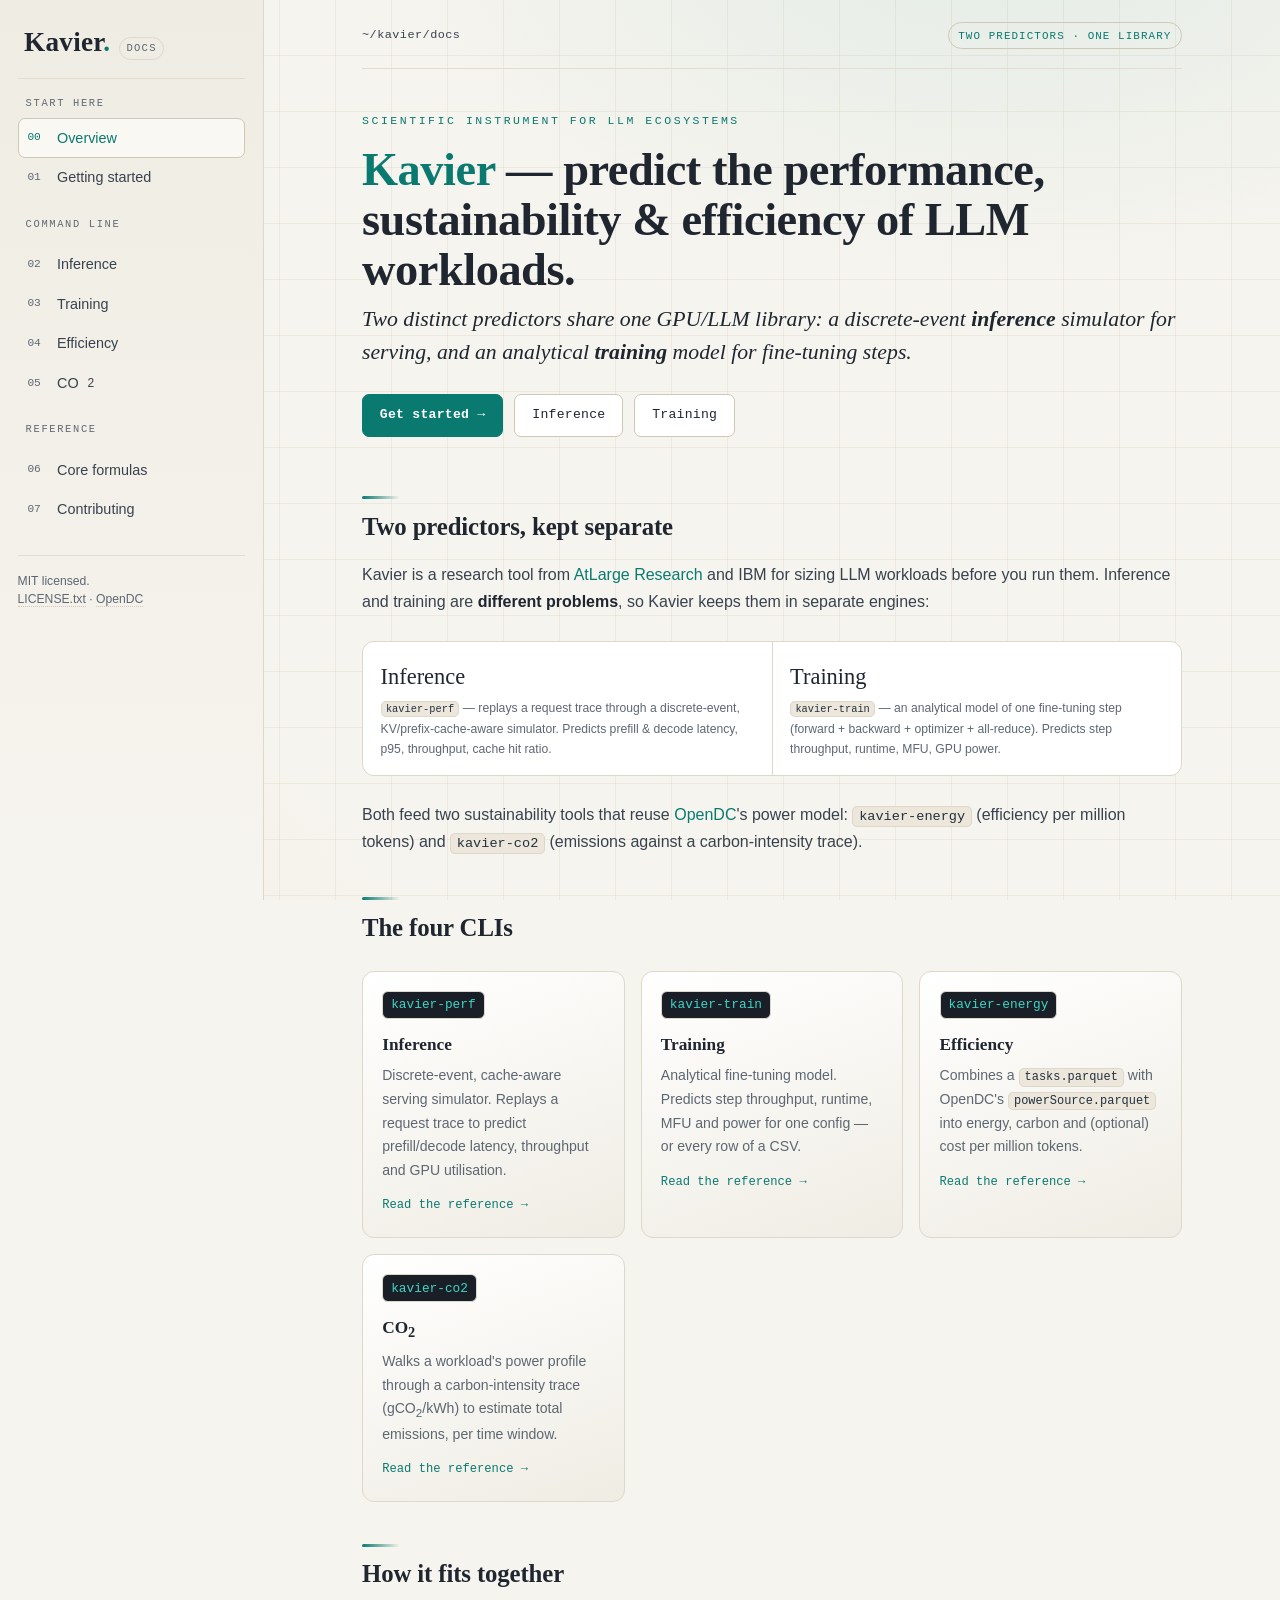
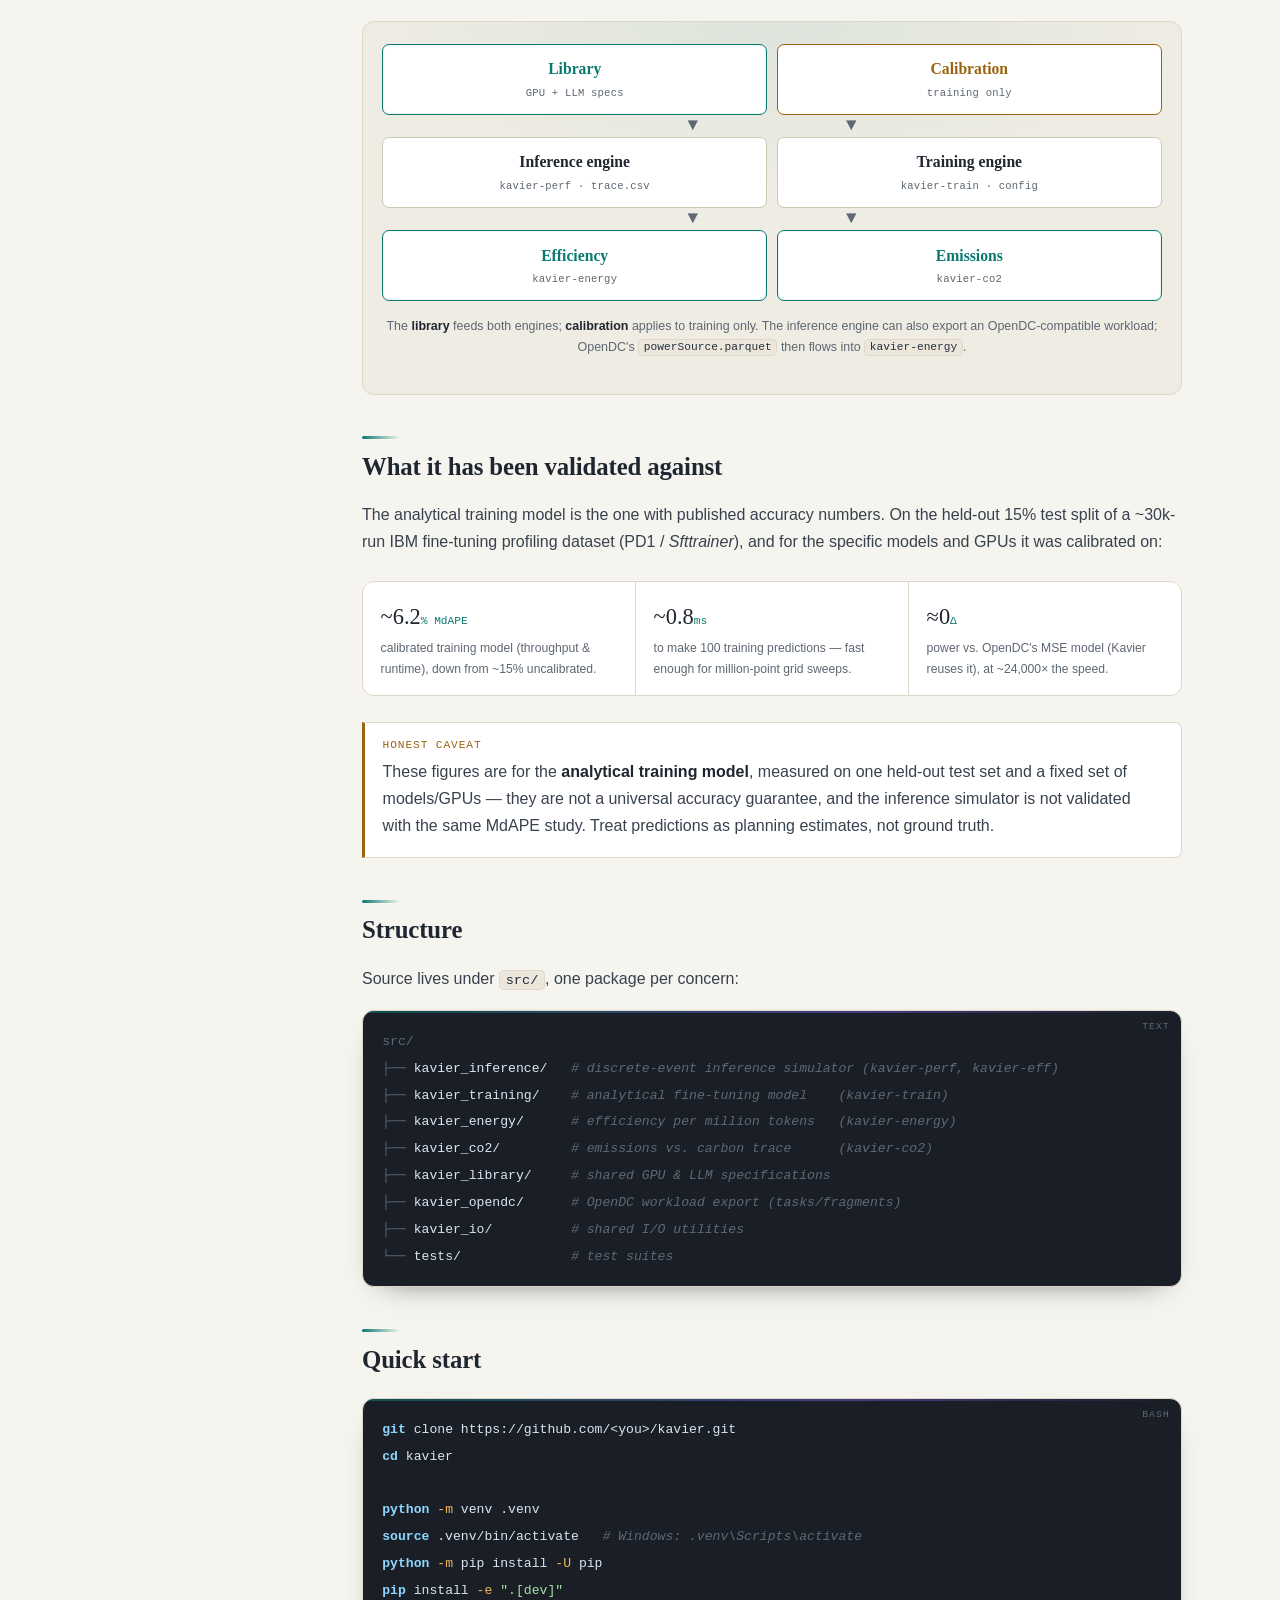
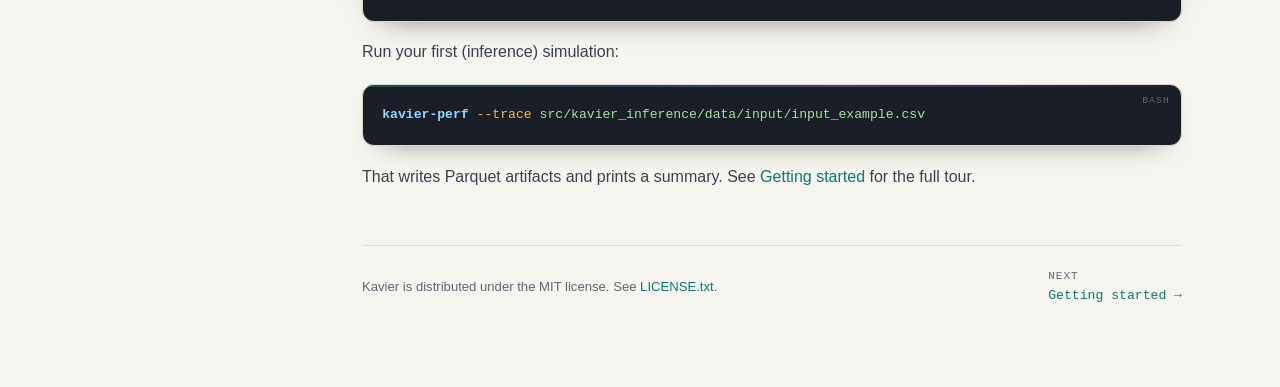
<file: docs/index.html>
<!DOCTYPE html>
<html lang="en">
<head>
<meta charset="utf-8">
<meta name="viewport" content="width=device-width, initial-scale=1">
<title>Kavier — Documentation</title>
<link rel="stylesheet" href="style.css">
</head>
<body>
<div class="layout">

  <aside class="sidebar">
    <a class="brand nav-noline" href="index.html">
      <span class="mark">Kavier<span class="dot">.</span></span>
      <span class="ver">docs</span>
    </a>
    <nav class="nav">
      <div class="nav-group-label">Start here</div>
      <a class="active" href="index.html"><span class="ix">00</span> Overview</a>
      <a href="getting-started.html"><span class="ix">01</span> Getting started</a>

      <div class="nav-group">
        <div class="nav-group-label">Command line</div>
      </div>
      <a href="cli-performance.html"><span class="ix">02</span> Inference</a>
      <a href="cli-training.html"><span class="ix">03</span> Training</a>
      <a href="cli-efficiency.html"><span class="ix">04</span> Efficiency</a>
      <a href="cli-co2.html"><span class="ix">05</span> CO<sub>2</sub></a>

      <div class="nav-group">
        <div class="nav-group-label">Reference</div>
      </div>
      <a href="formulas.html"><span class="ix">06</span> Core formulas</a>
      <a href="contributing.html"><span class="ix">07</span> Contributing</a>
    </nav>
    <div class="sidebar-foot">
      MIT licensed.<br>
      <a href="../LICENSE.txt">LICENSE.txt</a> &middot;
      <a href="https://opendc.org/">OpenDC</a>
    </div>
  </aside>

  <main class="content">
  <div class="page">

    <div class="topbar">
      <div class="crumbs"><span class="here">~/kavier/docs</span></div>
      <span class="pill">two predictors · one library</span>
    </div>

    <header class="hero">
      <div class="eyebrow">Scientific instrument for LLM ecosystems</div>
      <h1><span class="accent">Kavier</span> — predict the performance, sustainability &amp; efficiency of LLM workloads.</h1>
      <p class="lede">Two distinct predictors share one GPU/LLM library: a discrete-event <strong>inference</strong> simulator for serving, and an analytical <strong>training</strong> model for fine-tuning steps.</p>

      <div class="cta-row">
        <a class="btn primary nav-noline" href="getting-started.html">Get started →</a>
        <a class="btn ghost nav-noline" href="cli-performance.html">Inference</a>
        <a class="btn ghost nav-noline" href="cli-training.html">Training</a>
      </div>
    </header>

    <h2 id="overview">Two predictors, kept separate</h2>
    <p>Kavier is a research tool from <a href="https://atlarge-research.com/">AtLarge Research</a> and IBM for sizing LLM workloads before you run them. Inference and training are <strong>different problems</strong>, so Kavier keeps them in separate engines:</p>

    <div class="stats">
      <div class="stat">
        <span class="k">Inference</span>
        <div class="l"><code>kavier-perf</code> — replays a request trace through a discrete-event, KV/prefix-cache-aware simulator. Predicts prefill &amp; decode latency, p95, throughput, cache hit ratio.</div>
      </div>
      <div class="stat">
        <span class="k">Training</span>
        <div class="l"><code>kavier-train</code> — an analytical model of one fine-tuning step (forward + backward + optimizer + all-reduce). Predicts step throughput, runtime, MFU, GPU power.</div>
      </div>
    </div>
    <p>Both feed two sustainability tools that reuse <a href="https://opendc.org/">OpenDC</a>'s power model: <code>kavier-energy</code> (efficiency per million tokens) and <code>kavier-co2</code> (emissions against a carbon-intensity trace).</p>

    <h2 id="clis">The four CLIs</h2>
    <div class="cards">
      <a class="card nav-noline" href="cli-performance.html">
        <span class="cmd">kavier-perf</span>
        <h3>Inference</h3>
        <p>Discrete-event, cache-aware serving simulator. Replays a request trace to predict prefill/decode latency, throughput and GPU utilisation.</p>
        <span class="go">Read the reference →</span>
      </a>
      <a class="card nav-noline" href="cli-training.html">
        <span class="cmd">kavier-train</span>
        <h3>Training</h3>
        <p>Analytical fine-tuning model. Predicts step throughput, runtime, MFU and power for one config — or every row of a CSV.</p>
        <span class="go">Read the reference →</span>
      </a>
      <a class="card nav-noline" href="cli-efficiency.html">
        <span class="cmd">kavier-energy</span>
        <h3>Efficiency</h3>
        <p>Combines a <code>tasks.parquet</code> with OpenDC's <code>powerSource.parquet</code> into energy, carbon and (optional) cost per million tokens.</p>
        <span class="go">Read the reference →</span>
      </a>
      <a class="card nav-noline" href="cli-co2.html">
        <span class="cmd">kavier-co2</span>
        <h3>CO<sub>2</sub></h3>
        <p>Walks a workload's power profile through a carbon-intensity trace (gCO<sub>2</sub>/kWh) to estimate total emissions, per time window.</p>
        <span class="go">Read the reference →</span>
      </a>
    </div>

    <h2 id="architecture">How it fits together</h2>
    <div class="arch">
      <div class="arch-row">
        <div class="node accent">
          <b>Library</b>
          <span class="sub">GPU + LLM specs</span>
        </div>
        <div class="node amber">
          <b>Calibration</b>
          <span class="sub">training only</span>
        </div>
      </div>
      <div class="arch-flow">▼&nbsp;&nbsp;&nbsp;&nbsp;&nbsp;&nbsp;&nbsp;&nbsp;&nbsp;&nbsp;&nbsp;&nbsp;&nbsp;&nbsp;▼</div>
      <div class="arch-row">
        <div class="node">
          <b>Inference engine</b>
          <span class="sub">kavier-perf · trace.csv</span>
        </div>
        <div class="node">
          <b>Training engine</b>
          <span class="sub">kavier-train · config</span>
        </div>
      </div>
      <div class="arch-flow">▼&nbsp;&nbsp;&nbsp;&nbsp;&nbsp;&nbsp;&nbsp;&nbsp;&nbsp;&nbsp;&nbsp;&nbsp;&nbsp;&nbsp;▼</div>
      <div class="arch-row">
        <div class="node accent">
          <b>Efficiency</b>
          <span class="sub">kavier-energy</span>
        </div>
        <div class="node accent">
          <b>Emissions</b>
          <span class="sub">kavier-co2</span>
        </div>
      </div>
      <p class="arch-note">The <strong>library</strong> feeds both engines; <strong>calibration</strong> applies to training only. The inference engine can also export an OpenDC-compatible workload; OpenDC's <code>powerSource.parquet</code> then flows into <code>kavier-energy</code>.</p>
    </div>

    <h2 id="validation">What it has been validated against</h2>
    <p>The analytical training model is the one with published accuracy numbers. On the held-out 15% test split of a ~30k-run IBM fine-tuning profiling dataset (PD1 / <em>Sfttrainer</em>), and for the specific models and GPUs it was calibrated on:</p>
    <div class="stats">
      <div class="stat">
        <span class="k">~6.2<span class="u">% MdAPE</span></span>
        <div class="l">calibrated training model (throughput &amp; runtime), down from ~15% uncalibrated.</div>
      </div>
      <div class="stat">
        <span class="k">~0.8<span class="u">ms</span></span>
        <div class="l">to make 100 training predictions — fast enough for million-point grid sweeps.</div>
      </div>
      <div class="stat">
        <span class="k">≈0<span class="u">Δ</span></span>
        <div class="l">power vs. OpenDC's MSE model (Kavier reuses it), at ~24,000× the speed.</div>
      </div>
    </div>
    <div class="callout amber">
      <span class="tag">honest caveat</span>
      <p>These figures are for the <strong>analytical training model</strong>, measured on one held-out test set and a fixed set of models/GPUs — they are not a universal accuracy guarantee, and the inference simulator is not validated with the same MdAPE study. Treat predictions as planning estimates, not ground truth.</p>
    </div>

    <h2 id="structure">Structure</h2>
    <p>Source lives under <code>src/</code>, one package per concern:</p>
<pre data-lang="text"><code><span class="t-tree">src/</span>
<span class="t-tree">├──</span> kavier_inference/   <span class="t-cmt"># discrete-event inference simulator (kavier-perf, kavier-eff)</span>
<span class="t-tree">├──</span> kavier_training/    <span class="t-cmt"># analytical fine-tuning model    (kavier-train)</span>
<span class="t-tree">├──</span> kavier_energy/      <span class="t-cmt"># efficiency per million tokens   (kavier-energy)</span>
<span class="t-tree">├──</span> kavier_co2/         <span class="t-cmt"># emissions vs. carbon trace      (kavier-co2)</span>
<span class="t-tree">├──</span> kavier_library/     <span class="t-cmt"># shared GPU &amp; LLM specifications</span>
<span class="t-tree">├──</span> kavier_opendc/      <span class="t-cmt"># OpenDC workload export (tasks/fragments)</span>
<span class="t-tree">├──</span> kavier_io/          <span class="t-cmt"># shared I/O utilities</span>
<span class="t-tree">└──</span> tests/              <span class="t-cmt"># test suites</span></code></pre>

    <h2 id="install">Quick start</h2>
<pre data-lang="bash"><code><span class="t-cmd">git</span> clone https://github.com/&lt;you&gt;/kavier.git
<span class="t-cmd">cd</span> kavier

<span class="t-cmd">python</span> <span class="t-flag">-m</span> venv .venv
<span class="t-cmd">source</span> .venv/bin/activate   <span class="t-cmt"># Windows: .venv\Scripts\activate</span>
<span class="t-cmd">python</span> <span class="t-flag">-m</span> pip install <span class="t-flag">-U</span> pip
<span class="t-cmd">pip</span> install <span class="t-flag">-e</span> <span class="t-str">".[dev]"</span></code></pre>
    <p>Run your first (inference) simulation:</p>
<pre data-lang="bash"><code><span class="t-cmd">kavier-perf</span> <span class="t-flag">--trace</span> <span class="t-str">src/kavier_inference/data/input/input_example.csv</span></code></pre>
    <p>That writes Parquet artifacts and prints a summary. See <a href="getting-started.html">Getting started</a> for the full tour.</p>

    <div class="page-foot">
      <span>Kavier is distributed under the MIT license. See <a href="../LICENSE.txt">LICENSE.txt</a>.</span>
      <a class="next-link nav-noline" href="getting-started.html">
        <span class="lbl">Next</span>Getting started →
      </a>
    </div>

  </div>
  </main>

</div>
</body>
</html>
</file>
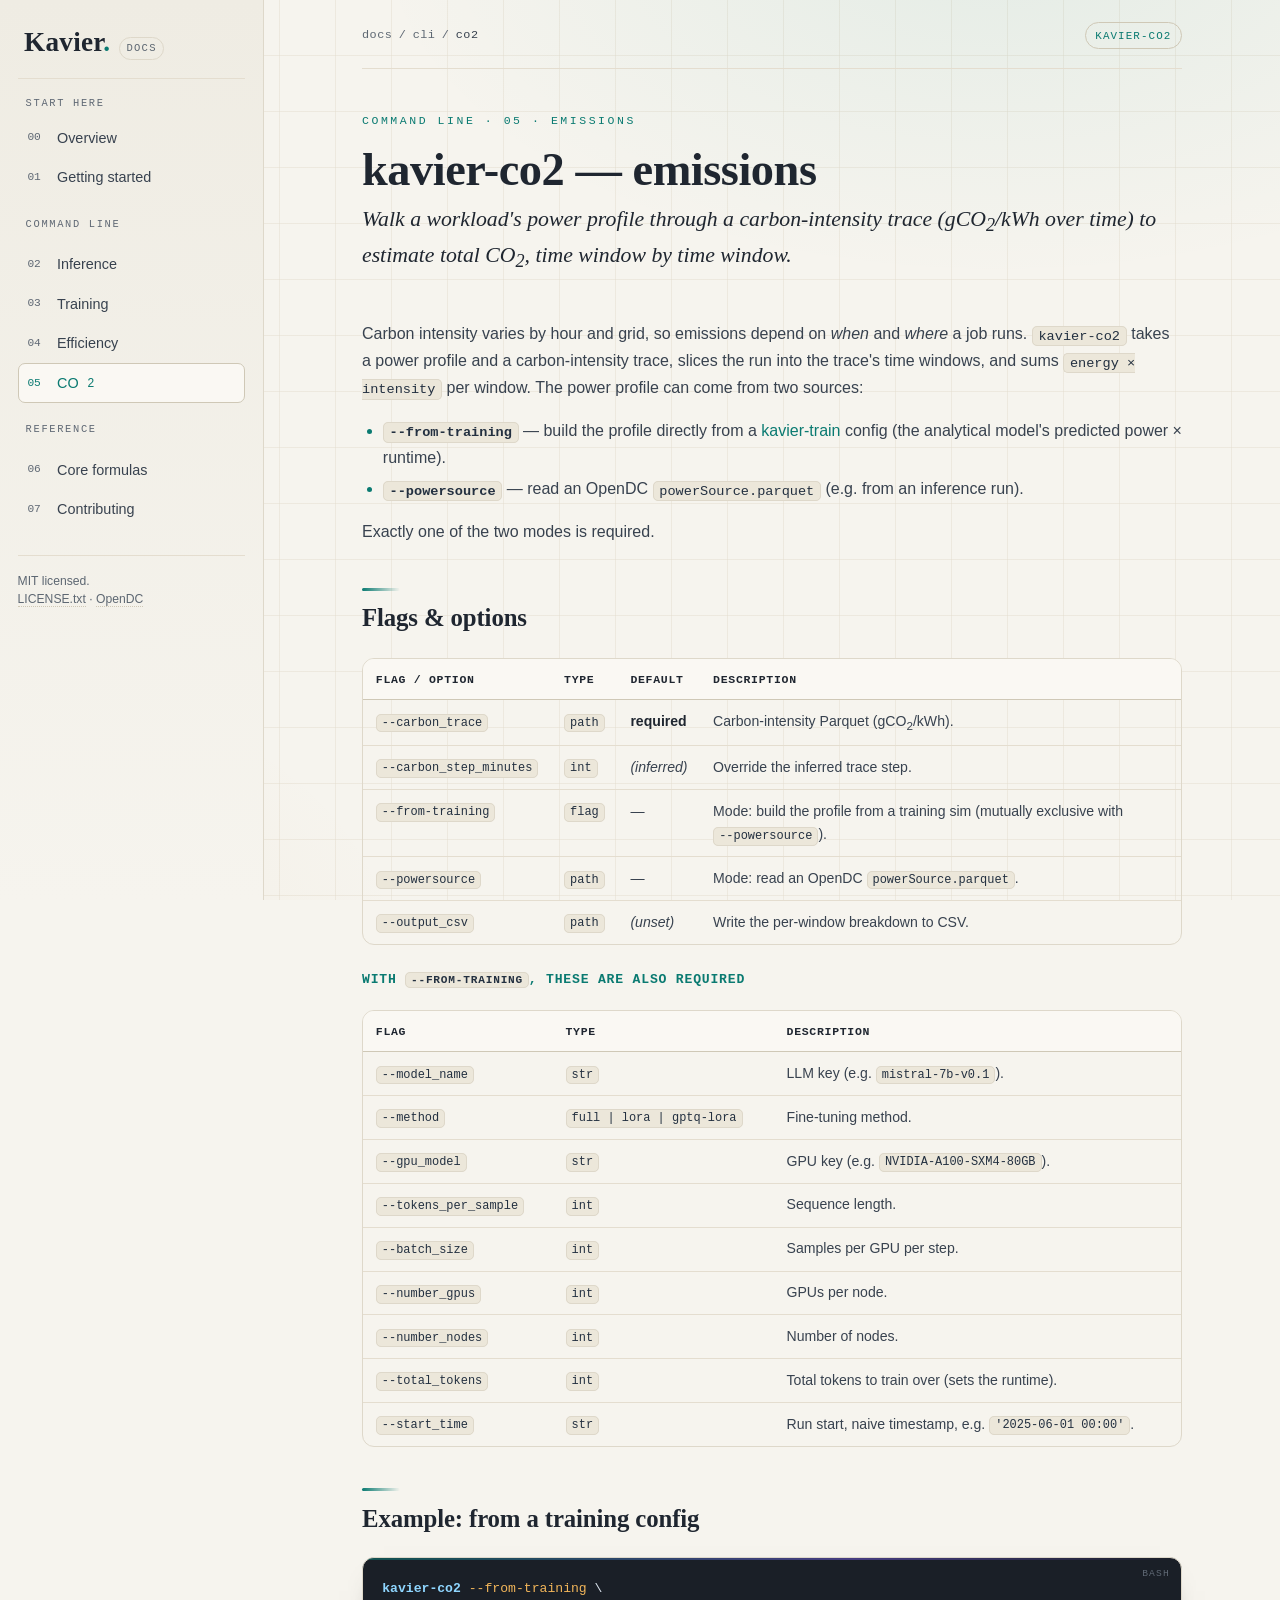
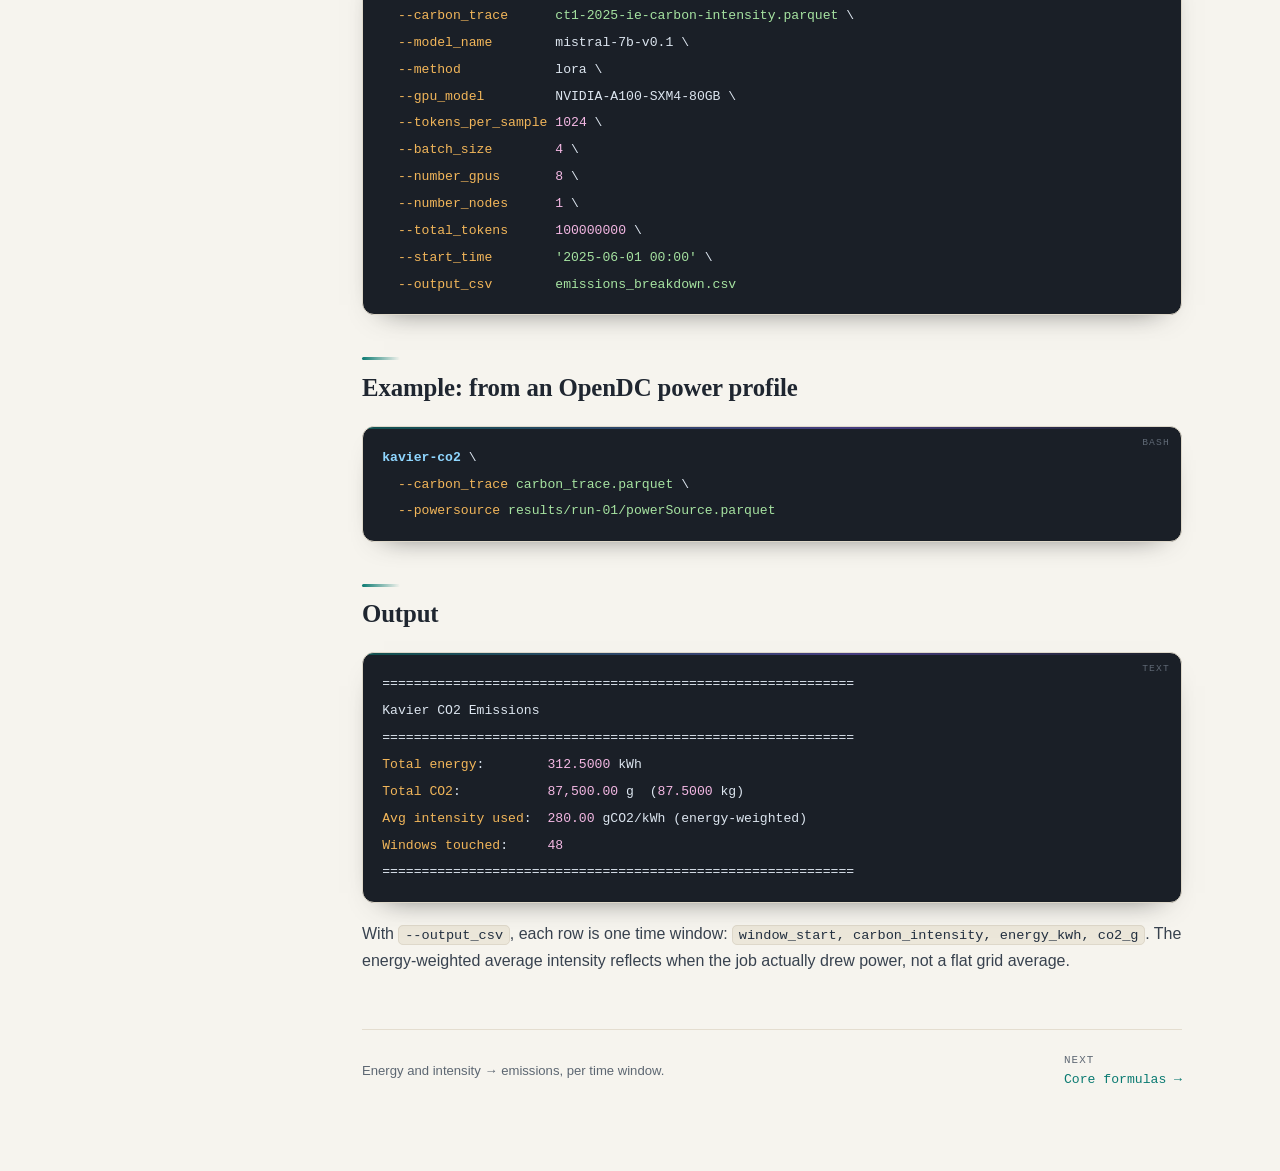
<file: docs/cli-co2.html>
<!DOCTYPE html>
<html lang="en">
<head>
<meta charset="utf-8">
<meta name="viewport" content="width=device-width, initial-scale=1">
<title>CO2 CLI — Kavier</title>
<link rel="stylesheet" href="style.css">
</head>
<body>
<div class="layout">

  <aside class="sidebar">
    <a class="brand nav-noline" href="index.html">
      <span class="mark">Kavier<span class="dot">.</span></span>
      <span class="ver">docs</span>
    </a>
    <nav class="nav">
      <div class="nav-group-label">Start here</div>
      <a href="index.html"><span class="ix">00</span> Overview</a>
      <a href="getting-started.html"><span class="ix">01</span> Getting started</a>
      <div class="nav-group"><div class="nav-group-label">Command line</div></div>
      <a href="cli-performance.html"><span class="ix">02</span> Inference</a>
      <a href="cli-training.html"><span class="ix">03</span> Training</a>
      <a href="cli-efficiency.html"><span class="ix">04</span> Efficiency</a>
      <a class="active" href="cli-co2.html"><span class="ix">05</span> CO<sub>2</sub></a>
      <div class="nav-group"><div class="nav-group-label">Reference</div></div>
      <a href="formulas.html"><span class="ix">06</span> Core formulas</a>
      <a href="contributing.html"><span class="ix">07</span> Contributing</a>
    </nav>
    <div class="sidebar-foot">
      MIT licensed.<br>
      <a href="../LICENSE.txt">LICENSE.txt</a> &middot;
      <a href="https://opendc.org/">OpenDC</a>
    </div>
  </aside>

  <main class="content">
  <div class="page">

    <div class="topbar">
      <div class="crumbs"><a href="index.html">docs</a><span class="sep">/</span>cli<span class="sep">/</span><span class="here">co2</span></div>
      <span class="pill">kavier-co2</span>
    </div>

    <header class="hero">
      <div class="eyebrow">Command line · 05 · emissions</div>
      <h1>kavier-co2 — emissions</h1>
      <p class="lede">Walk a workload's power profile through a carbon-intensity trace (gCO<sub>2</sub>/kWh over time) to estimate total CO<sub>2</sub>, time window by time window.</p>
    </header>

    <p>Carbon intensity varies by hour and grid, so emissions depend on <em>when</em> and <em>where</em> a job runs. <code>kavier-co2</code> takes a power profile and a carbon-intensity trace, slices the run into the trace's time windows, and sums <code>energy × intensity</code> per window. The power profile can come from two sources:</p>
    <ul>
      <li><strong><code>--from-training</code></strong> — build the profile directly from a <a href="cli-training.html">kavier-train</a> config (the analytical model's predicted power × runtime).</li>
      <li><strong><code>--powersource</code></strong> — read an OpenDC <code>powerSource.parquet</code> (e.g. from an inference run).</li>
    </ul>
    <p>Exactly one of the two modes is required.</p>

    <h2 id="flags">Flags &amp; options</h2>
    <div class="table-wrap">
    <table>
      <thead><tr><th>Flag / Option</th><th>Type</th><th>Default</th><th>Description</th></tr></thead>
      <tbody>
        <tr><td><code>--carbon_trace</code></td><td><code>path</code></td><td><strong>required</strong></td><td>Carbon-intensity Parquet (gCO<sub>2</sub>/kWh).</td></tr>
        <tr><td><code>--carbon_step_minutes</code></td><td><code>int</code></td><td><em>(inferred)</em></td><td>Override the inferred trace step.</td></tr>
        <tr><td><code>--from-training</code></td><td><code>flag</code></td><td>—</td><td>Mode: build the profile from a training sim (mutually exclusive with <code>--powersource</code>).</td></tr>
        <tr><td><code>--powersource</code></td><td><code>path</code></td><td>—</td><td>Mode: read an OpenDC <code>powerSource.parquet</code>.</td></tr>
        <tr><td><code>--output_csv</code></td><td><code>path</code></td><td><em>(unset)</em></td><td>Write the per-window breakdown to CSV.</td></tr>
      </tbody>
    </table>
    </div>

    <h4>With <code>--from-training</code>, these are also required</h4>
    <div class="table-wrap">
    <table>
      <thead><tr><th>Flag</th><th>Type</th><th>Description</th></tr></thead>
      <tbody>
        <tr><td><code>--model_name</code></td><td><code>str</code></td><td>LLM key (e.g. <code>mistral-7b-v0.1</code>).</td></tr>
        <tr><td><code>--method</code></td><td><code>full | lora | gptq-lora</code></td><td>Fine-tuning method.</td></tr>
        <tr><td><code>--gpu_model</code></td><td><code>str</code></td><td>GPU key (e.g. <code>NVIDIA-A100-SXM4-80GB</code>).</td></tr>
        <tr><td><code>--tokens_per_sample</code></td><td><code>int</code></td><td>Sequence length.</td></tr>
        <tr><td><code>--batch_size</code></td><td><code>int</code></td><td>Samples per GPU per step.</td></tr>
        <tr><td><code>--number_gpus</code></td><td><code>int</code></td><td>GPUs per node.</td></tr>
        <tr><td><code>--number_nodes</code></td><td><code>int</code></td><td>Number of nodes.</td></tr>
        <tr><td><code>--total_tokens</code></td><td><code>int</code></td><td>Total tokens to train over (sets the runtime).</td></tr>
        <tr><td><code>--start_time</code></td><td><code>str</code></td><td>Run start, naive timestamp, e.g. <code>'2025-06-01 00:00'</code>.</td></tr>
      </tbody>
    </table>
    </div>

    <h2 id="example-training">Example: from a training config</h2>
<pre data-lang="bash"><code><span class="t-cmd">kavier-co2</span> <span class="t-flag">--from-training</span> \
  <span class="t-flag">--carbon_trace</span>      <span class="t-str">ct1-2025-ie-carbon-intensity.parquet</span> \
  <span class="t-flag">--model_name</span>        mistral-7b-v0.1 \
  <span class="t-flag">--method</span>            lora \
  <span class="t-flag">--gpu_model</span>         NVIDIA-A100-SXM4-80GB \
  <span class="t-flag">--tokens_per_sample</span> <span class="t-num">1024</span> \
  <span class="t-flag">--batch_size</span>        <span class="t-num">4</span> \
  <span class="t-flag">--number_gpus</span>       <span class="t-num">8</span> \
  <span class="t-flag">--number_nodes</span>      <span class="t-num">1</span> \
  <span class="t-flag">--total_tokens</span>      <span class="t-num">100000000</span> \
  <span class="t-flag">--start_time</span>        <span class="t-str">'2025-06-01 00:00'</span> \
  <span class="t-flag">--output_csv</span>        <span class="t-str">emissions_breakdown.csv</span></code></pre>

    <h2 id="example-power">Example: from an OpenDC power profile</h2>
<pre data-lang="bash"><code><span class="t-cmd">kavier-co2</span> \
  <span class="t-flag">--carbon_trace</span> <span class="t-str">carbon_trace.parquet</span> \
  <span class="t-flag">--powersource</span> <span class="t-str">results/run-01/powerSource.parquet</span></code></pre>

    <h2 id="output">Output</h2>
<pre data-lang="text"><code>============================================================
Kavier CO2 Emissions
============================================================
<span class="t-key">Total energy</span>:        <span class="t-num">312.5000</span> kWh
<span class="t-key">Total CO2</span>:           <span class="t-num">87,500.00</span> g  (<span class="t-num">87.5000</span> kg)
<span class="t-key">Avg intensity used</span>:  <span class="t-num">280.00</span> gCO2/kWh (energy-weighted)
<span class="t-key">Windows touched</span>:     <span class="t-num">48</span>
============================================================</code></pre>
    <p>With <code>--output_csv</code>, each row is one time window: <code>window_start, carbon_intensity, energy_kwh, co2_g</code>. The energy-weighted average intensity reflects when the job actually drew power, not a flat grid average.</p>

    <div class="page-foot">
      <span>Energy and intensity → emissions, per time window.</span>
      <a class="next-link nav-noline" href="formulas.html">
        <span class="lbl">Next</span>Core formulas →
      </a>
    </div>

  </div>
  </main>

</div>
</body>
</html>
</file>
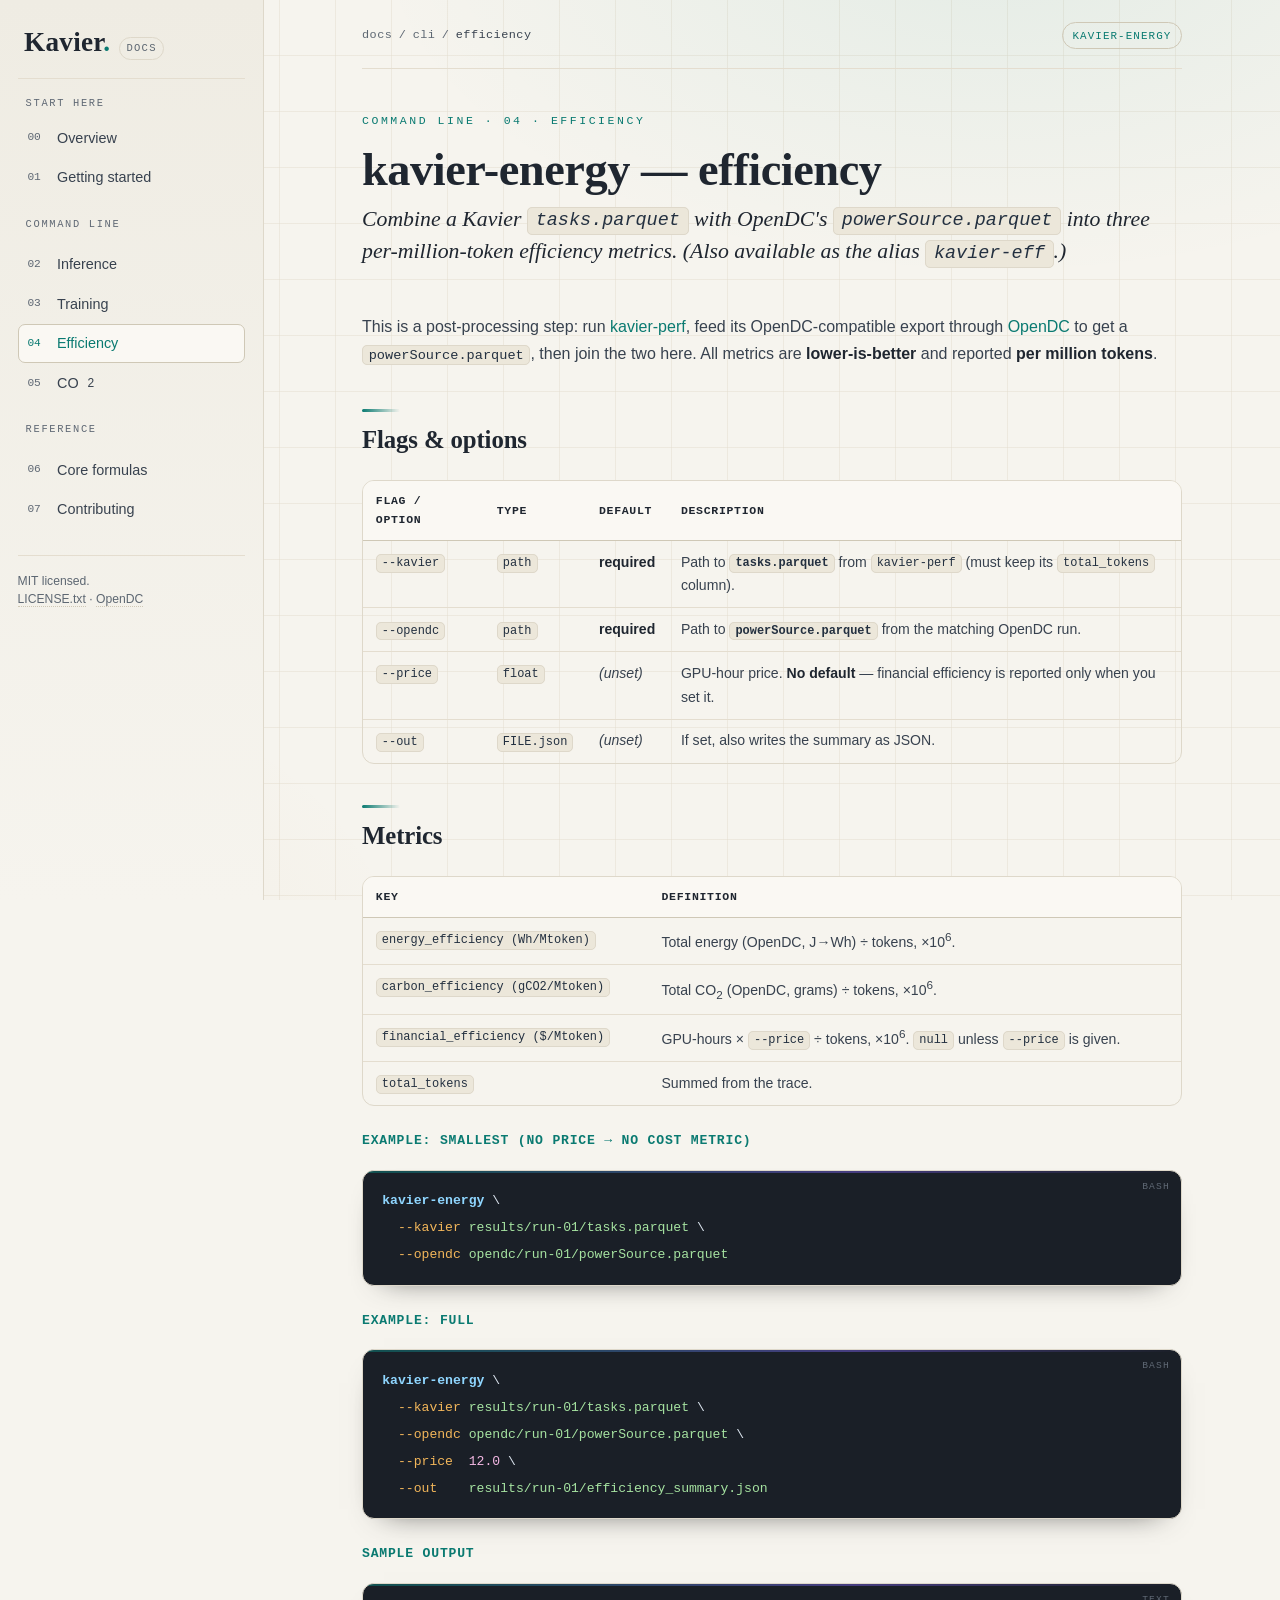
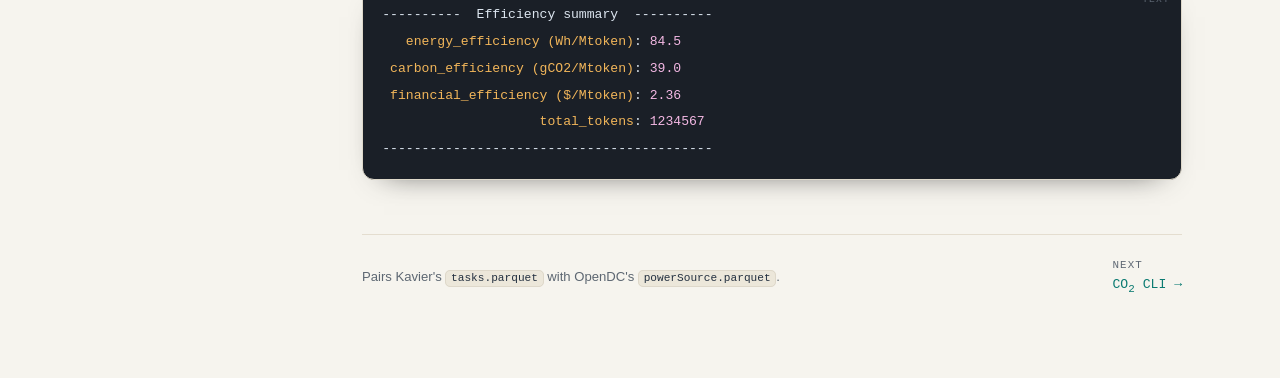
<file: docs/cli-efficiency.html>
<!DOCTYPE html>
<html lang="en">
<head>
<meta charset="utf-8">
<meta name="viewport" content="width=device-width, initial-scale=1">
<title>Efficiency CLI — Kavier</title>
<link rel="stylesheet" href="style.css">
</head>
<body>
<div class="layout">

  <aside class="sidebar">
    <a class="brand nav-noline" href="index.html">
      <span class="mark">Kavier<span class="dot">.</span></span>
      <span class="ver">docs</span>
    </a>
    <nav class="nav">
      <div class="nav-group-label">Start here</div>
      <a href="index.html"><span class="ix">00</span> Overview</a>
      <a href="getting-started.html"><span class="ix">01</span> Getting started</a>
      <div class="nav-group"><div class="nav-group-label">Command line</div></div>
      <a href="cli-performance.html"><span class="ix">02</span> Inference</a>
      <a href="cli-training.html"><span class="ix">03</span> Training</a>
      <a class="active" href="cli-efficiency.html"><span class="ix">04</span> Efficiency</a>
      <a href="cli-co2.html"><span class="ix">05</span> CO<sub>2</sub></a>
      <div class="nav-group"><div class="nav-group-label">Reference</div></div>
      <a href="formulas.html"><span class="ix">06</span> Core formulas</a>
      <a href="contributing.html"><span class="ix">07</span> Contributing</a>
    </nav>
    <div class="sidebar-foot">
      MIT licensed.<br>
      <a href="../LICENSE.txt">LICENSE.txt</a> &middot;
      <a href="https://opendc.org/">OpenDC</a>
    </div>
  </aside>

  <main class="content">
  <div class="page">

    <div class="topbar">
      <div class="crumbs"><a href="index.html">docs</a><span class="sep">/</span>cli<span class="sep">/</span><span class="here">efficiency</span></div>
      <span class="pill">kavier-energy</span>
    </div>

    <header class="hero">
      <div class="eyebrow">Command line · 04 · efficiency</div>
      <h1>kavier-energy — efficiency</h1>
      <p class="lede">Combine a Kavier <code>tasks.parquet</code> with OpenDC's <code>powerSource.parquet</code> into three per-million-token efficiency metrics. (Also available as the alias <code>kavier-eff</code>.)</p>
    </header>

    <p>This is a post-processing step: run <a href="cli-performance.html">kavier-perf</a>, feed its OpenDC-compatible export through <a href="https://opendc.org/">OpenDC</a> to get a <code>powerSource.parquet</code>, then join the two here. All metrics are <strong>lower-is-better</strong> and reported <strong>per million tokens</strong>.</p>

    <h2 id="flags">Flags &amp; options</h2>
    <div class="table-wrap">
    <table>
      <thead><tr><th>Flag / Option</th><th>Type</th><th>Default</th><th>Description</th></tr></thead>
      <tbody>
        <tr><td><code>--kavier</code></td><td><code>path</code></td><td><strong>required</strong></td><td>Path to <strong><code>tasks.parquet</code></strong> from <code>kavier-perf</code> (must keep its <code>total_tokens</code> column).</td></tr>
        <tr><td><code>--opendc</code></td><td><code>path</code></td><td><strong>required</strong></td><td>Path to <strong><code>powerSource.parquet</code></strong> from the matching OpenDC run.</td></tr>
        <tr><td><code>--price</code></td><td><code>float</code></td><td><em>(unset)</em></td><td>GPU-hour price. <strong>No default</strong> — financial efficiency is reported only when you set it.</td></tr>
        <tr><td><code>--out</code></td><td><code>FILE.json</code></td><td><em>(unset)</em></td><td>If set, also writes the summary as JSON.</td></tr>
      </tbody>
    </table>
    </div>

    <h2 id="metrics">Metrics</h2>
    <div class="table-wrap">
    <table>
      <thead><tr><th>Key</th><th>Definition</th></tr></thead>
      <tbody>
        <tr><td><code>energy_efficiency (Wh/Mtoken)</code></td><td>Total energy (OpenDC, J→Wh) ÷ tokens, ×10<sup>6</sup>.</td></tr>
        <tr><td><code>carbon_efficiency (gCO2/Mtoken)</code></td><td>Total CO<sub>2</sub> (OpenDC, grams) ÷ tokens, ×10<sup>6</sup>.</td></tr>
        <tr><td><code>financial_efficiency ($/Mtoken)</code></td><td>GPU-hours × <code>--price</code> ÷ tokens, ×10<sup>6</sup>. <code>null</code> unless <code>--price</code> is given.</td></tr>
        <tr><td><code>total_tokens</code></td><td>Summed from the trace.</td></tr>
      </tbody>
    </table>
    </div>

    <h4>Example: smallest (no price → no cost metric)</h4>
<pre data-lang="bash"><code><span class="t-cmd">kavier-energy</span> \
  <span class="t-flag">--kavier</span> <span class="t-str">results/run-01/tasks.parquet</span> \
  <span class="t-flag">--opendc</span> <span class="t-str">opendc/run-01/powerSource.parquet</span></code></pre>

    <h4>Example: full</h4>
<pre data-lang="bash"><code><span class="t-cmd">kavier-energy</span> \
  <span class="t-flag">--kavier</span> <span class="t-str">results/run-01/tasks.parquet</span> \
  <span class="t-flag">--opendc</span> <span class="t-str">opendc/run-01/powerSource.parquet</span> \
  <span class="t-flag">--price</span>  <span class="t-num">12.0</span> \
  <span class="t-flag">--out</span>    <span class="t-str">results/run-01/efficiency_summary.json</span></code></pre>

    <h4>Sample output</h4>
<pre data-lang="text"><code>----------  Efficiency summary  ----------
   <span class="t-key">energy_efficiency (Wh/Mtoken)</span>: <span class="t-num">84.5</span>
 <span class="t-key">carbon_efficiency (gCO2/Mtoken)</span>: <span class="t-num">39.0</span>
 <span class="t-key">financial_efficiency ($/Mtoken)</span>: <span class="t-num">2.36</span>
                    <span class="t-key">total_tokens</span>: <span class="t-num">1234567</span>
------------------------------------------</code></pre>

    <div class="page-foot">
      <span>Pairs Kavier's <code>tasks.parquet</code> with OpenDC's <code>powerSource.parquet</code>.</span>
      <a class="next-link nav-noline" href="cli-co2.html">
        <span class="lbl">Next</span>CO<sub>2</sub> CLI →
      </a>
    </div>

  </div>
  </main>

</div>
</body>
</html>
</file>
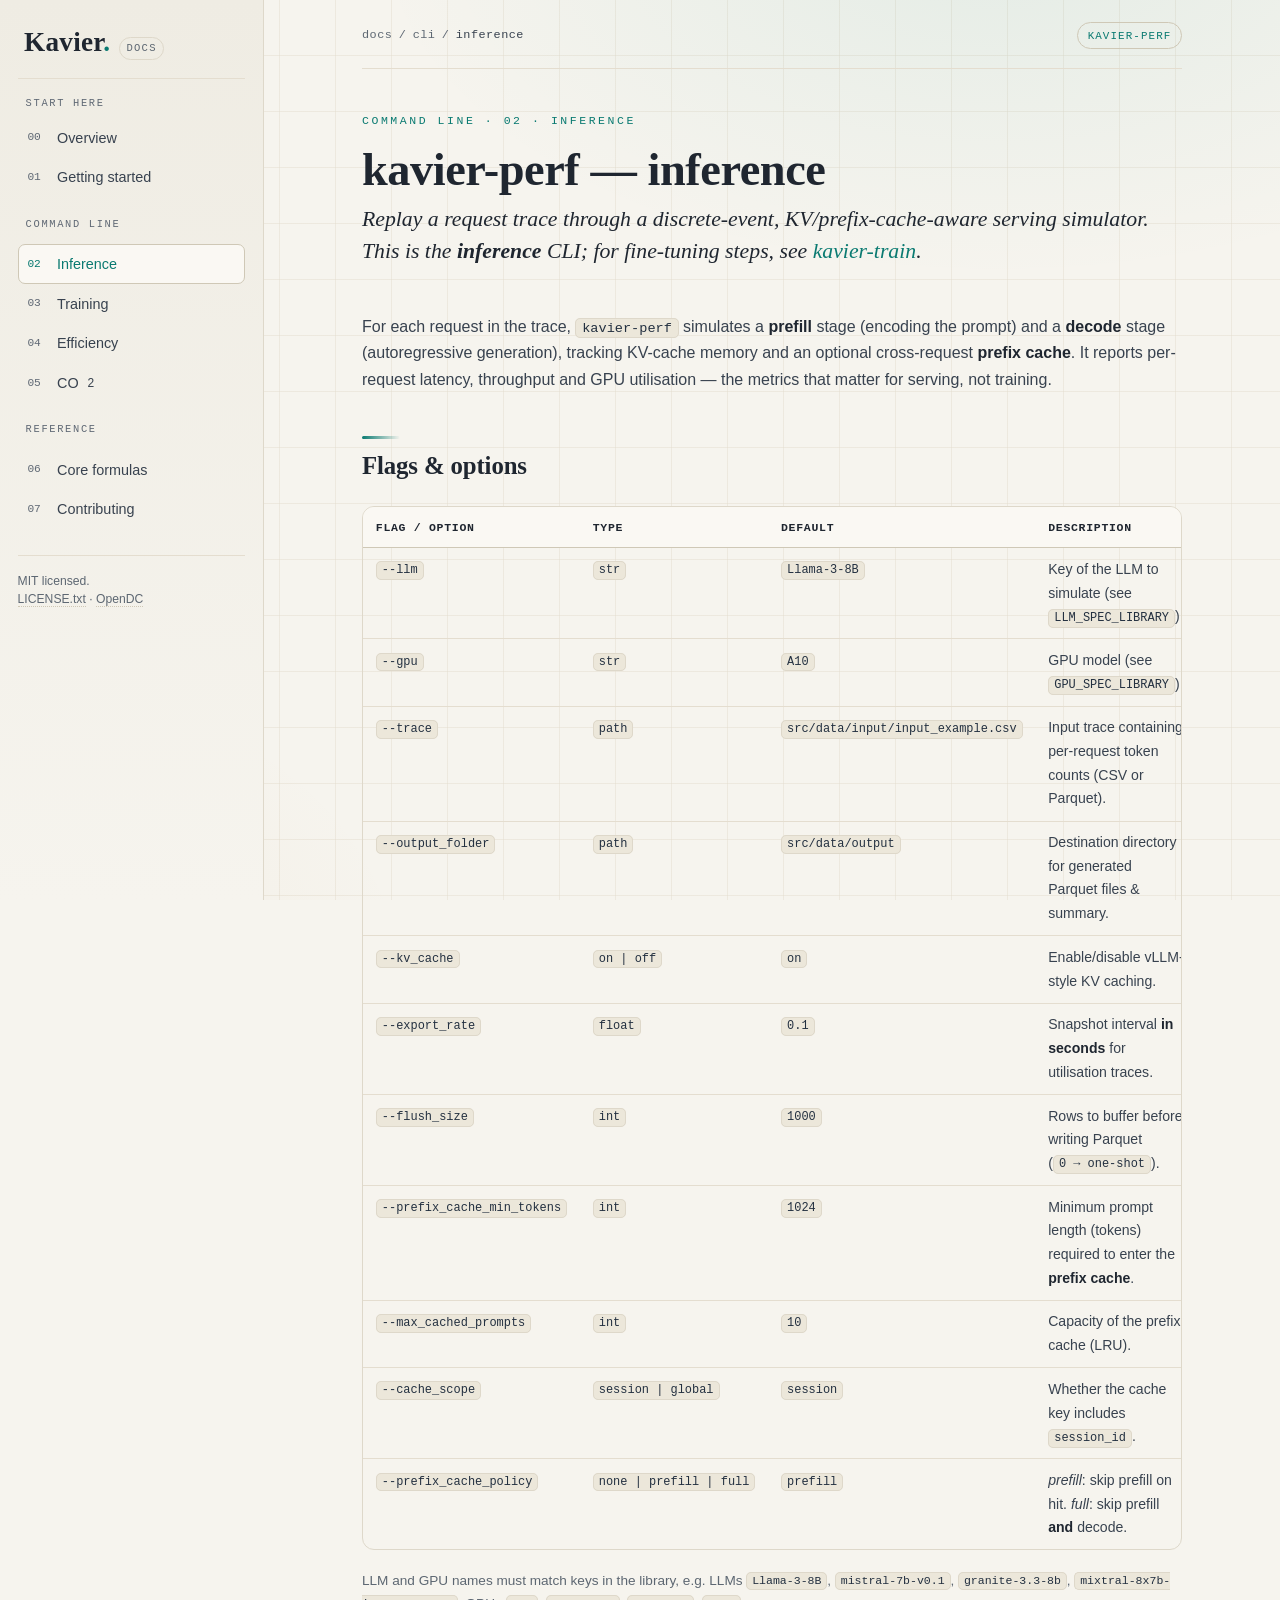
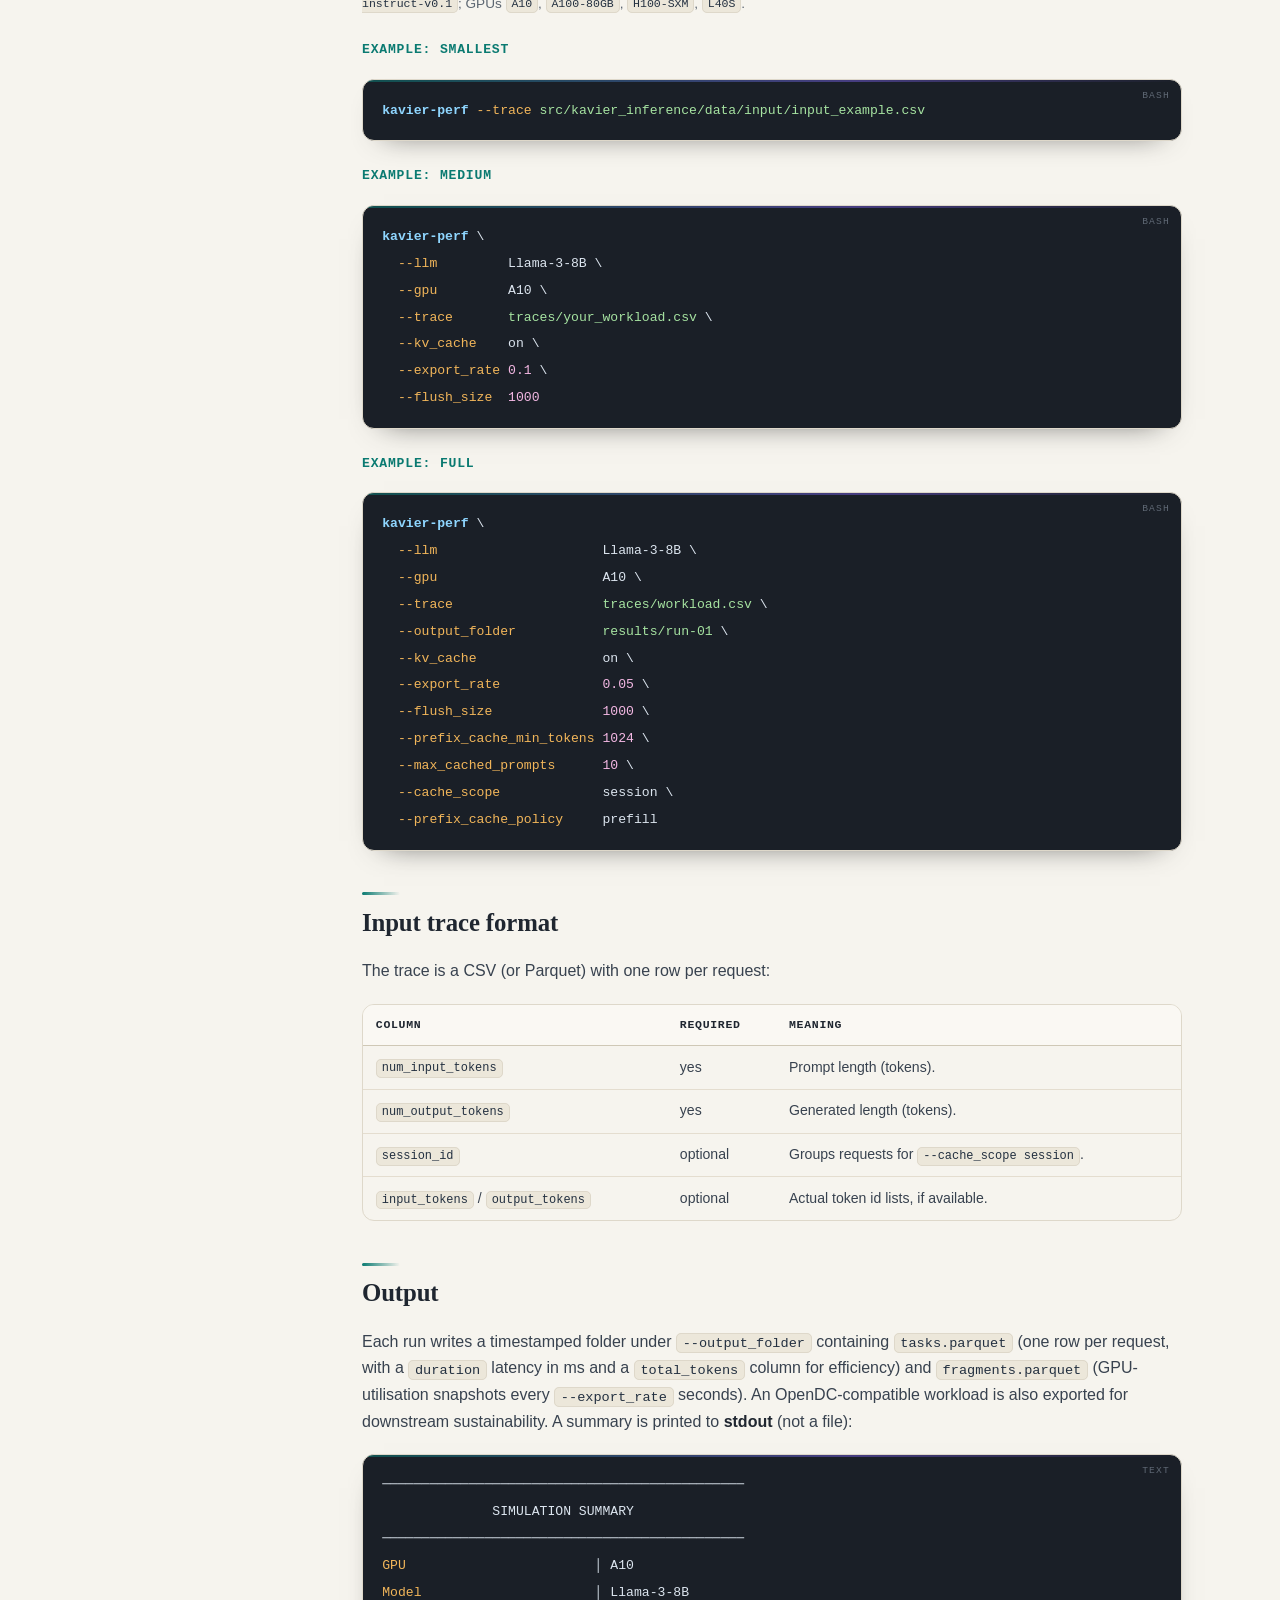
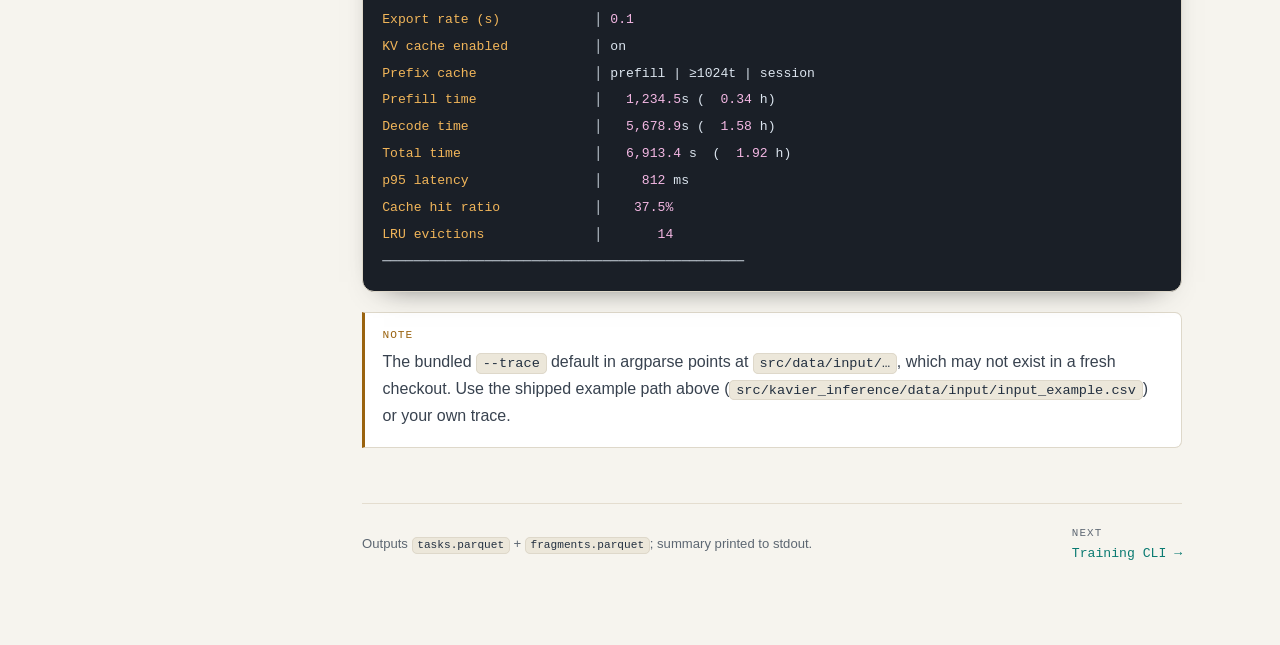
<file: docs/cli-performance.html>
<!DOCTYPE html>
<html lang="en">
<head>
<meta charset="utf-8">
<meta name="viewport" content="width=device-width, initial-scale=1">
<title>Performance CLI — Kavier</title>
<link rel="stylesheet" href="style.css">
</head>
<body>
<div class="layout">

  <aside class="sidebar">
    <a class="brand nav-noline" href="index.html">
      <span class="mark">Kavier<span class="dot">.</span></span>
      <span class="ver">docs</span>
    </a>
    <nav class="nav">
      <div class="nav-group-label">Start here</div>
      <a href="index.html"><span class="ix">00</span> Overview</a>
      <a href="getting-started.html"><span class="ix">01</span> Getting started</a>
      <div class="nav-group"><div class="nav-group-label">Command line</div></div>
      <a class="active" href="cli-performance.html"><span class="ix">02</span> Inference</a>
      <a href="cli-training.html"><span class="ix">03</span> Training</a>
      <a href="cli-efficiency.html"><span class="ix">04</span> Efficiency</a>
      <a href="cli-co2.html"><span class="ix">05</span> CO<sub>2</sub></a>
      <div class="nav-group"><div class="nav-group-label">Reference</div></div>
      <a href="formulas.html"><span class="ix">06</span> Core formulas</a>
      <a href="contributing.html"><span class="ix">07</span> Contributing</a>
    </nav>
    <div class="sidebar-foot">
      MIT licensed.<br>
      <a href="../LICENSE.txt">LICENSE.txt</a> &middot;
      <a href="https://opendc.org/">OpenDC</a>
    </div>
  </aside>

  <main class="content">
  <div class="page">

    <div class="topbar">
      <div class="crumbs"><a href="index.html">docs</a><span class="sep">/</span>cli<span class="sep">/</span><span class="here">inference</span></div>
      <span class="pill">kavier-perf</span>
    </div>

    <header class="hero">
      <div class="eyebrow">Command line · 02 · inference</div>
      <h1>kavier-perf — inference</h1>
      <p class="lede">Replay a request trace through a discrete-event, KV/prefix-cache-aware serving simulator. This is the <strong>inference</strong> CLI; for fine-tuning steps, see <a href="cli-training.html">kavier-train</a>.</p>
    </header>

    <p>For each request in the trace, <code>kavier-perf</code> simulates a <strong>prefill</strong> stage (encoding the prompt) and a <strong>decode</strong> stage (autoregressive generation), tracking KV-cache memory and an optional cross-request <strong>prefix cache</strong>. It reports per-request latency, throughput and GPU utilisation — the metrics that matter for serving, not training.</p>

    <h2 id="flags">Flags &amp; options</h2>
    <div class="table-wrap">
    <table>
      <thead><tr><th>Flag / Option</th><th>Type</th><th>Default</th><th>Description</th></tr></thead>
      <tbody>
        <tr><td><code>--llm</code></td><td><code>str</code></td><td><code>Llama-3-8B</code></td><td>Key of the LLM to simulate (see <code>LLM_SPEC_LIBRARY</code>).</td></tr>
        <tr><td><code>--gpu</code></td><td><code>str</code></td><td><code>A10</code></td><td>GPU model (see <code>GPU_SPEC_LIBRARY</code>).</td></tr>
        <tr><td><code>--trace</code></td><td><code>path</code></td><td><code>src/data/input/input_example.csv</code></td><td>Input trace containing per-request token counts (CSV or Parquet).</td></tr>
        <tr><td><code>--output_folder</code></td><td><code>path</code></td><td><code>src/data/output</code></td><td>Destination directory for generated Parquet files &amp; summary.</td></tr>
        <tr><td><code>--kv_cache</code></td><td><code>on | off</code></td><td><code>on</code></td><td>Enable/disable vLLM-style KV caching.</td></tr>
        <tr><td><code>--export_rate</code></td><td><code>float</code></td><td><code>0.1</code></td><td>Snapshot interval <strong>in seconds</strong> for utilisation traces.</td></tr>
        <tr><td><code>--flush_size</code></td><td><code>int</code></td><td><code>1000</code></td><td>Rows to buffer before writing Parquet (<code>0 → one-shot</code>).</td></tr>
        <tr><td><code>--prefix_cache_min_tokens</code></td><td><code>int</code></td><td><code>1024</code></td><td>Minimum prompt length (tokens) required to enter the <strong>prefix cache</strong>.</td></tr>
        <tr><td><code>--max_cached_prompts</code></td><td><code>int</code></td><td><code>10</code></td><td>Capacity of the prefix cache (LRU).</td></tr>
        <tr><td><code>--cache_scope</code></td><td><code>session | global</code></td><td><code>session</code></td><td>Whether the cache key includes <code>session_id</code>.</td></tr>
        <tr><td><code>--prefix_cache_policy</code></td><td><code>none | prefill | full</code></td><td><code>prefill</code></td><td><em>prefill</em>: skip prefill on hit. <em>full</em>: skip prefill <strong>and</strong> decode.</td></tr>
      </tbody>
    </table>
    </div>

    <p class="meta" style="color:var(--muted);font-size:.85rem">LLM and GPU names must match keys in the library, e.g. LLMs <code>Llama-3-8B</code>, <code>mistral-7b-v0.1</code>, <code>granite-3.3-8b</code>, <code>mixtral-8x7b-instruct-v0.1</code>; GPUs <code>A10</code>, <code>A100-80GB</code>, <code>H100-SXM</code>, <code>L40S</code>.</p>

    <h4>Example: smallest</h4>
<pre data-lang="bash"><code><span class="t-cmd">kavier-perf</span> <span class="t-flag">--trace</span> <span class="t-str">src/kavier_inference/data/input/input_example.csv</span></code></pre>

    <h4>Example: medium</h4>
<pre data-lang="bash"><code><span class="t-cmd">kavier-perf</span> \
  <span class="t-flag">--llm</span>         Llama-3-8B \
  <span class="t-flag">--gpu</span>         A10 \
  <span class="t-flag">--trace</span>       <span class="t-str">traces/your_workload.csv</span> \
  <span class="t-flag">--kv_cache</span>    on \
  <span class="t-flag">--export_rate</span> <span class="t-num">0.1</span> \
  <span class="t-flag">--flush_size</span>  <span class="t-num">1000</span></code></pre>

    <h4>Example: full</h4>
<pre data-lang="bash"><code><span class="t-cmd">kavier-perf</span> \
  <span class="t-flag">--llm</span>                     Llama-3-8B \
  <span class="t-flag">--gpu</span>                     A10 \
  <span class="t-flag">--trace</span>                   <span class="t-str">traces/workload.csv</span> \
  <span class="t-flag">--output_folder</span>           <span class="t-str">results/run-01</span> \
  <span class="t-flag">--kv_cache</span>                on \
  <span class="t-flag">--export_rate</span>             <span class="t-num">0.05</span> \
  <span class="t-flag">--flush_size</span>              <span class="t-num">1000</span> \
  <span class="t-flag">--prefix_cache_min_tokens</span> <span class="t-num">1024</span> \
  <span class="t-flag">--max_cached_prompts</span>      <span class="t-num">10</span> \
  <span class="t-flag">--cache_scope</span>             session \
  <span class="t-flag">--prefix_cache_policy</span>     prefill</code></pre>

    <h2 id="trace">Input trace format</h2>
    <p>The trace is a CSV (or Parquet) with one row per request:</p>
    <div class="table-wrap">
    <table>
      <thead><tr><th>Column</th><th>Required</th><th>Meaning</th></tr></thead>
      <tbody>
        <tr><td><code>num_input_tokens</code></td><td>yes</td><td>Prompt length (tokens).</td></tr>
        <tr><td><code>num_output_tokens</code></td><td>yes</td><td>Generated length (tokens).</td></tr>
        <tr><td><code>session_id</code></td><td>optional</td><td>Groups requests for <code>--cache_scope session</code>.</td></tr>
        <tr><td><code>input_tokens</code> / <code>output_tokens</code></td><td>optional</td><td>Actual token id lists, if available.</td></tr>
      </tbody>
    </table>
    </div>

    <h2 id="output">Output</h2>
    <p>Each run writes a timestamped folder under <code>--output_folder</code> containing <code>tasks.parquet</code> (one row per request, with a <code>duration</code> latency in ms and a <code>total_tokens</code> column for efficiency) and <code>fragments.parquet</code> (GPU-utilisation snapshots every <code>--export_rate</code> seconds). An OpenDC-compatible workload is also exported for downstream sustainability. A summary is printed to <strong>stdout</strong> (not a file):</p>
<pre data-lang="text"><code>──────────────────────────────────────────────
              SIMULATION SUMMARY
──────────────────────────────────────────────
<span class="t-key">GPU</span>                        │ A10
<span class="t-key">Model</span>                      │ Llama-3-8B
<span class="t-key">Export rate (s)</span>            │ <span class="t-num">0.1</span>
<span class="t-key">KV cache enabled</span>           │ on
<span class="t-key">Prefix cache</span>               │ prefill | ≥1024t | session
<span class="t-key">Prefill time</span>               │   <span class="t-num">1,234.5</span>s (  <span class="t-num">0.34</span> h)
<span class="t-key">Decode time</span>                │   <span class="t-num">5,678.9</span>s (  <span class="t-num">1.58</span> h)
<span class="t-key">Total time</span>                 │   <span class="t-num">6,913.4</span> s  (  <span class="t-num">1.92</span> h)
<span class="t-key">p95 latency</span>                │     <span class="t-num">812</span> ms
<span class="t-key">Cache hit ratio</span>            │    <span class="t-num">37.5%</span>
<span class="t-key">LRU evictions</span>              │       <span class="t-num">14</span>
──────────────────────────────────────────────</code></pre>
    <div class="callout amber">
      <span class="tag">note</span>
      <p>The bundled <code>--trace</code> default in argparse points at <code>src/data/input/…</code>, which may not exist in a fresh checkout. Use the shipped example path above (<code>src/kavier_inference/data/input/input_example.csv</code>) or your own trace.</p>
    </div>

    <div class="page-foot">
      <span>Outputs <code>tasks.parquet</code> + <code>fragments.parquet</code>; summary printed to stdout.</span>
      <a class="next-link nav-noline" href="cli-training.html">
        <span class="lbl">Next</span>Training CLI →
      </a>
    </div>

  </div>
  </main>

</div>
</body>
</html>
</file>
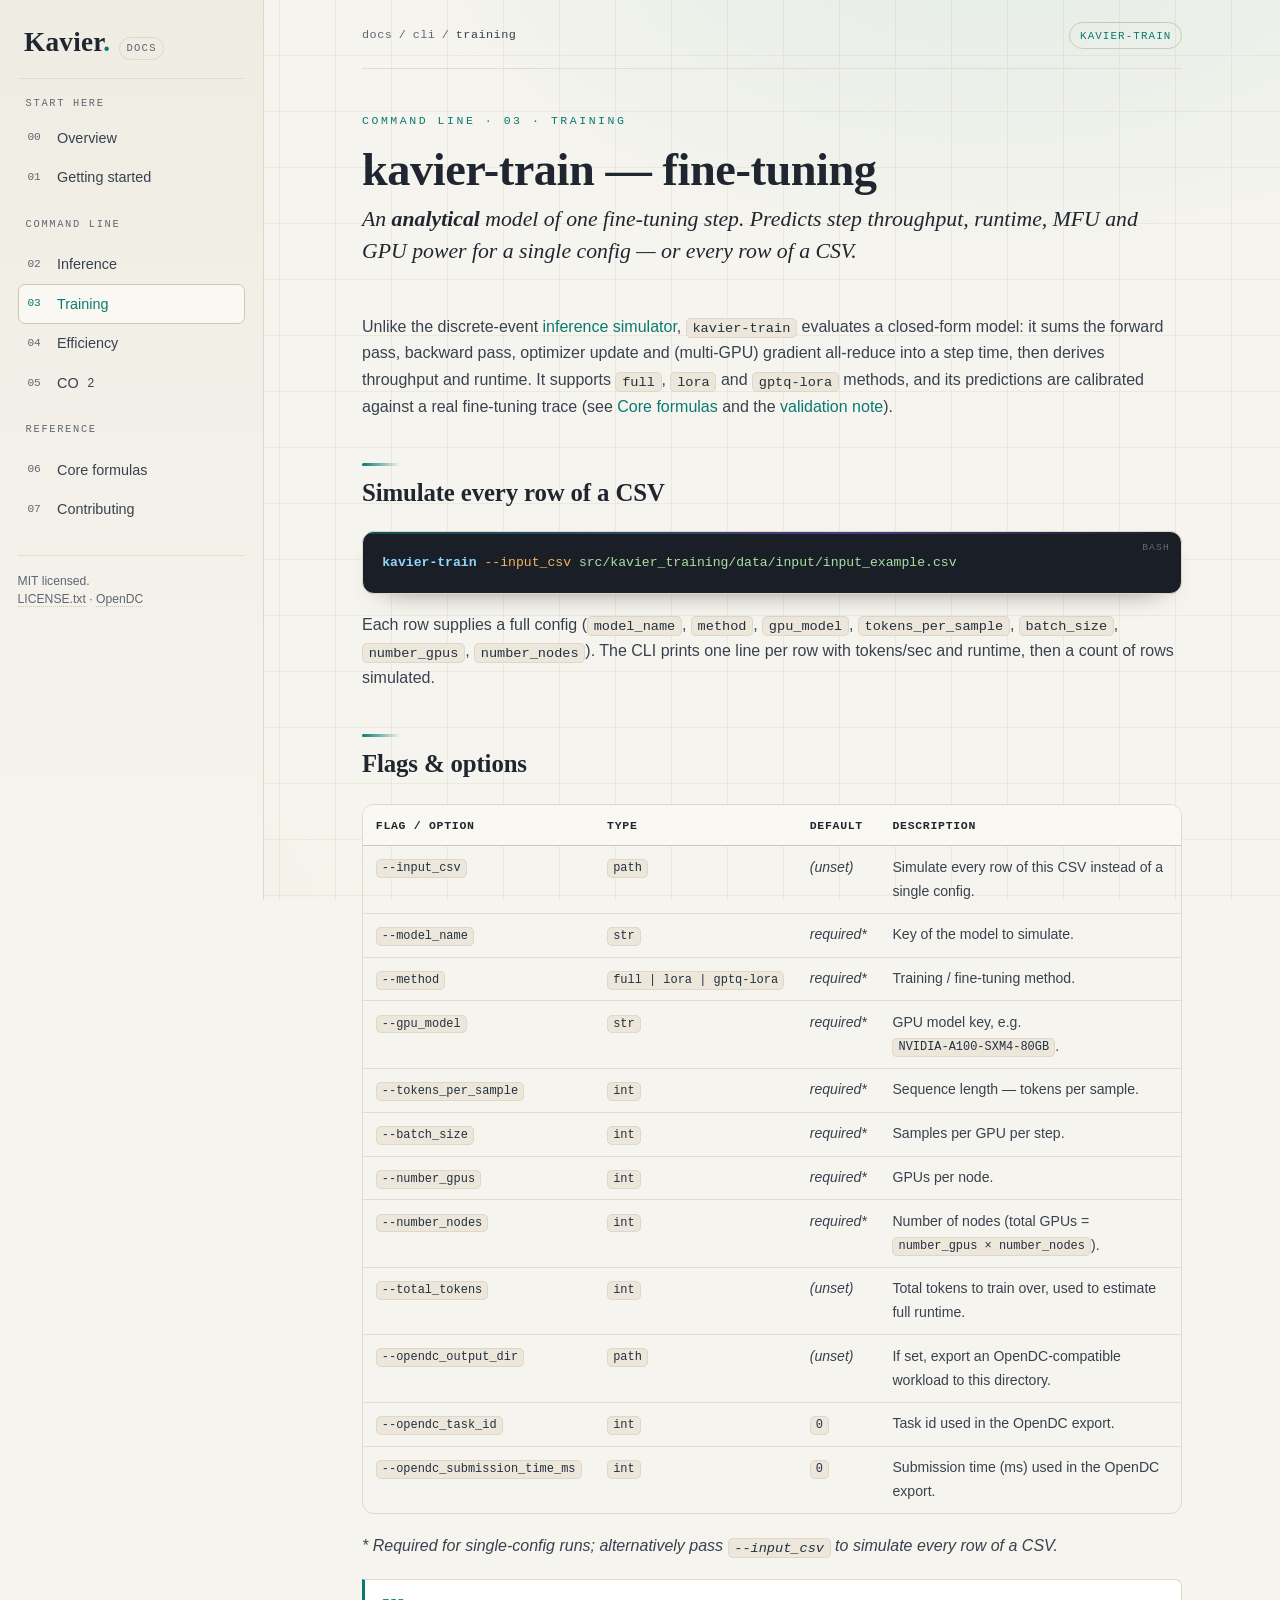
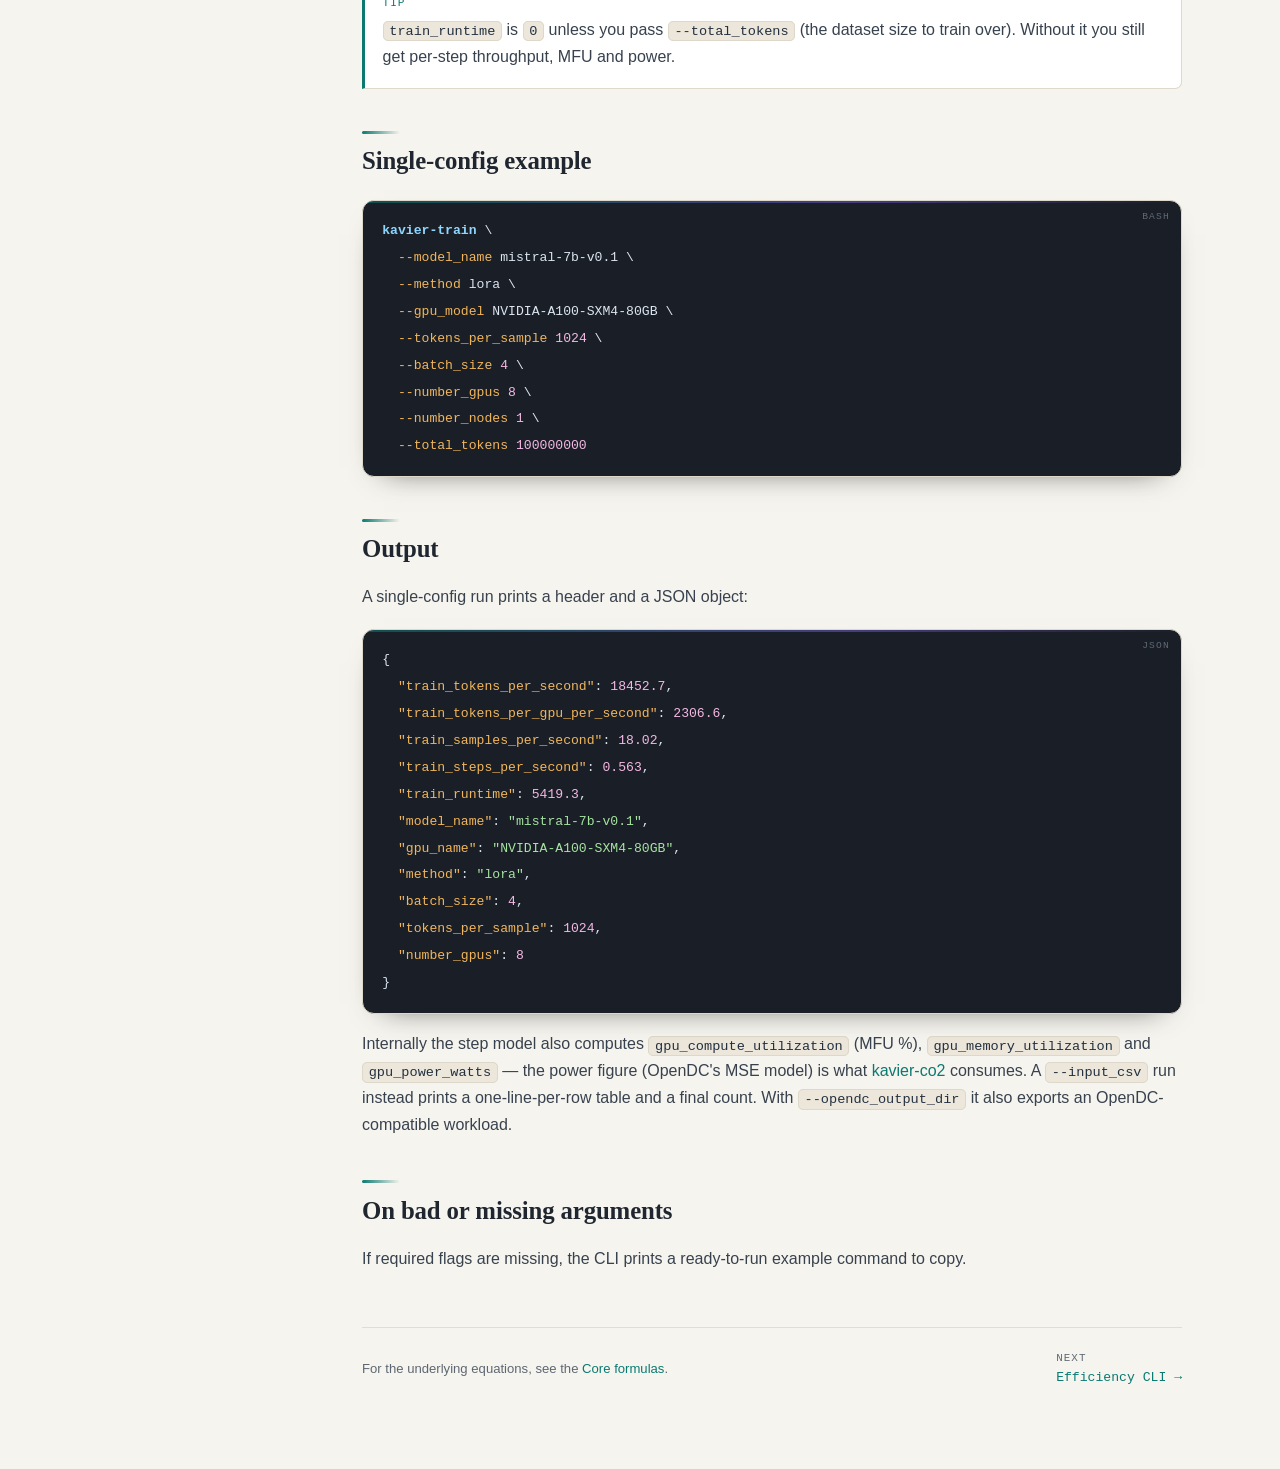
<file: docs/cli-training.html>
<!DOCTYPE html>
<html lang="en">
<head>
<meta charset="utf-8">
<meta name="viewport" content="width=device-width, initial-scale=1">
<title>Training CLI — Kavier</title>
<link rel="stylesheet" href="style.css">
</head>
<body>
<div class="layout">

  <aside class="sidebar">
    <a class="brand nav-noline" href="index.html">
      <span class="mark">Kavier<span class="dot">.</span></span>
      <span class="ver">docs</span>
    </a>
    <nav class="nav">
      <div class="nav-group-label">Start here</div>
      <a href="index.html"><span class="ix">00</span> Overview</a>
      <a href="getting-started.html"><span class="ix">01</span> Getting started</a>
      <div class="nav-group"><div class="nav-group-label">Command line</div></div>
      <a href="cli-performance.html"><span class="ix">02</span> Inference</a>
      <a class="active" href="cli-training.html"><span class="ix">03</span> Training</a>
      <a href="cli-efficiency.html"><span class="ix">04</span> Efficiency</a>
      <a href="cli-co2.html"><span class="ix">05</span> CO<sub>2</sub></a>
      <div class="nav-group"><div class="nav-group-label">Reference</div></div>
      <a href="formulas.html"><span class="ix">06</span> Core formulas</a>
      <a href="contributing.html"><span class="ix">07</span> Contributing</a>
    </nav>
    <div class="sidebar-foot">
      MIT licensed.<br>
      <a href="../LICENSE.txt">LICENSE.txt</a> &middot;
      <a href="https://opendc.org/">OpenDC</a>
    </div>
  </aside>

  <main class="content">
  <div class="page">

    <div class="topbar">
      <div class="crumbs"><a href="index.html">docs</a><span class="sep">/</span>cli<span class="sep">/</span><span class="here">training</span></div>
      <span class="pill">kavier-train</span>
    </div>

    <header class="hero">
      <div class="eyebrow">Command line · 03 · training</div>
      <h1>kavier-train — fine-tuning</h1>
      <p class="lede">An <strong>analytical</strong> model of one fine-tuning step. Predicts step throughput, runtime, MFU and GPU power for a single config — or every row of a CSV.</p>
    </header>

    <p>Unlike the discrete-event <a href="cli-performance.html">inference simulator</a>, <code>kavier-train</code> evaluates a closed-form model: it sums the forward pass, backward pass, optimizer update and (multi-GPU) gradient all-reduce into a step time, then derives throughput and runtime. It supports <code>full</code>, <code>lora</code> and <code>gptq-lora</code> methods, and its predictions are calibrated against a real fine-tuning trace (see <a href="formulas.html">Core formulas</a> and the <a href="index.html#validation">validation note</a>).</p>

    <h2 id="csv">Simulate every row of a CSV</h2>
<pre data-lang="bash"><code><span class="t-cmd">kavier-train</span> <span class="t-flag">--input_csv</span> <span class="t-str">src/kavier_training/data/input/input_example.csv</span></code></pre>
    <p>Each row supplies a full config (<code>model_name</code>, <code>method</code>, <code>gpu_model</code>, <code>tokens_per_sample</code>, <code>batch_size</code>, <code>number_gpus</code>, <code>number_nodes</code>). The CLI prints one line per row with tokens/sec and runtime, then a count of rows simulated.</p>

    <h2 id="flags">Flags &amp; options</h2>
    <div class="table-wrap">
    <table>
      <thead><tr><th>Flag / Option</th><th>Type</th><th>Default</th><th>Description</th></tr></thead>
      <tbody>
        <tr><td><code>--input_csv</code></td><td><code>path</code></td><td><em>(unset)</em></td><td>Simulate every row of this CSV instead of a single config.</td></tr>
        <tr><td><code>--model_name</code></td><td><code>str</code></td><td><em>required*</em></td><td>Key of the model to simulate.</td></tr>
        <tr><td><code>--method</code></td><td><code>full | lora | gptq-lora</code></td><td><em>required*</em></td><td>Training / fine-tuning method.</td></tr>
        <tr><td><code>--gpu_model</code></td><td><code>str</code></td><td><em>required*</em></td><td>GPU model key, e.g. <code>NVIDIA-A100-SXM4-80GB</code>.</td></tr>
        <tr><td><code>--tokens_per_sample</code></td><td><code>int</code></td><td><em>required*</em></td><td>Sequence length — tokens per sample.</td></tr>
        <tr><td><code>--batch_size</code></td><td><code>int</code></td><td><em>required*</em></td><td>Samples per GPU per step.</td></tr>
        <tr><td><code>--number_gpus</code></td><td><code>int</code></td><td><em>required*</em></td><td>GPUs per node.</td></tr>
        <tr><td><code>--number_nodes</code></td><td><code>int</code></td><td><em>required*</em></td><td>Number of nodes (total GPUs = <code>number_gpus × number_nodes</code>).</td></tr>
        <tr><td><code>--total_tokens</code></td><td><code>int</code></td><td><em>(unset)</em></td><td>Total tokens to train over, used to estimate full runtime.</td></tr>
        <tr><td><code>--opendc_output_dir</code></td><td><code>path</code></td><td><em>(unset)</em></td><td>If set, export an OpenDC-compatible workload to this directory.</td></tr>
        <tr><td><code>--opendc_task_id</code></td><td><code>int</code></td><td><code>0</code></td><td>Task id used in the OpenDC export.</td></tr>
        <tr><td><code>--opendc_submission_time_ms</code></td><td><code>int</code></td><td><code>0</code></td><td>Submission time (ms) used in the OpenDC export.</td></tr>
      </tbody>
    </table>
    </div>
    <p><em>* Required for single-config runs; alternatively pass <code>--input_csv</code> to simulate every row of a CSV.</em></p>
    <div class="callout">
      <span class="tag">tip</span>
      <p><code>train_runtime</code> is <code>0</code> unless you pass <code>--total_tokens</code> (the dataset size to train over). Without it you still get per-step throughput, MFU and power.</p>
    </div>

    <h2 id="single">Single-config example</h2>
<pre data-lang="bash"><code><span class="t-cmd">kavier-train</span> \
  <span class="t-flag">--model_name</span> mistral-7b-v0.1 \
  <span class="t-flag">--method</span> lora \
  <span class="t-flag">--gpu_model</span> NVIDIA-A100-SXM4-80GB \
  <span class="t-flag">--tokens_per_sample</span> <span class="t-num">1024</span> \
  <span class="t-flag">--batch_size</span> <span class="t-num">4</span> \
  <span class="t-flag">--number_gpus</span> <span class="t-num">8</span> \
  <span class="t-flag">--number_nodes</span> <span class="t-num">1</span> \
  <span class="t-flag">--total_tokens</span> <span class="t-num">100000000</span></code></pre>

    <h2 id="output">Output</h2>
    <p>A single-config run prints a header and a JSON object:</p>
<pre data-lang="json"><code>{
  <span class="t-key">"train_tokens_per_second"</span>: <span class="t-num">18452.7</span>,
  <span class="t-key">"train_tokens_per_gpu_per_second"</span>: <span class="t-num">2306.6</span>,
  <span class="t-key">"train_samples_per_second"</span>: <span class="t-num">18.02</span>,
  <span class="t-key">"train_steps_per_second"</span>: <span class="t-num">0.563</span>,
  <span class="t-key">"train_runtime"</span>: <span class="t-num">5419.3</span>,
  <span class="t-key">"model_name"</span>: <span class="t-str">"mistral-7b-v0.1"</span>,
  <span class="t-key">"gpu_name"</span>: <span class="t-str">"NVIDIA-A100-SXM4-80GB"</span>,
  <span class="t-key">"method"</span>: <span class="t-str">"lora"</span>,
  <span class="t-key">"batch_size"</span>: <span class="t-num">4</span>,
  <span class="t-key">"tokens_per_sample"</span>: <span class="t-num">1024</span>,
  <span class="t-key">"number_gpus"</span>: <span class="t-num">8</span>
}</code></pre>
    <p>Internally the step model also computes <code>gpu_compute_utilization</code> (MFU %), <code>gpu_memory_utilization</code> and <code>gpu_power_watts</code> — the power figure (OpenDC's MSE model) is what <a href="cli-co2.html">kavier-co2</a> consumes. A <code>--input_csv</code> run instead prints a one-line-per-row table and a final count. With <code>--opendc_output_dir</code> it also exports an OpenDC-compatible workload.</p>

    <h2 id="on-error">On bad or missing arguments</h2>
    <p>If required flags are missing, the CLI prints a ready-to-run example command to copy.</p>

    <div class="page-foot">
      <span>For the underlying equations, see the <a href="formulas.html">Core formulas</a>.</span>
      <a class="next-link nav-noline" href="cli-efficiency.html">
        <span class="lbl">Next</span>Efficiency CLI →
      </a>
    </div>

  </div>
  </main>

</div>
</body>
</html>
</file>
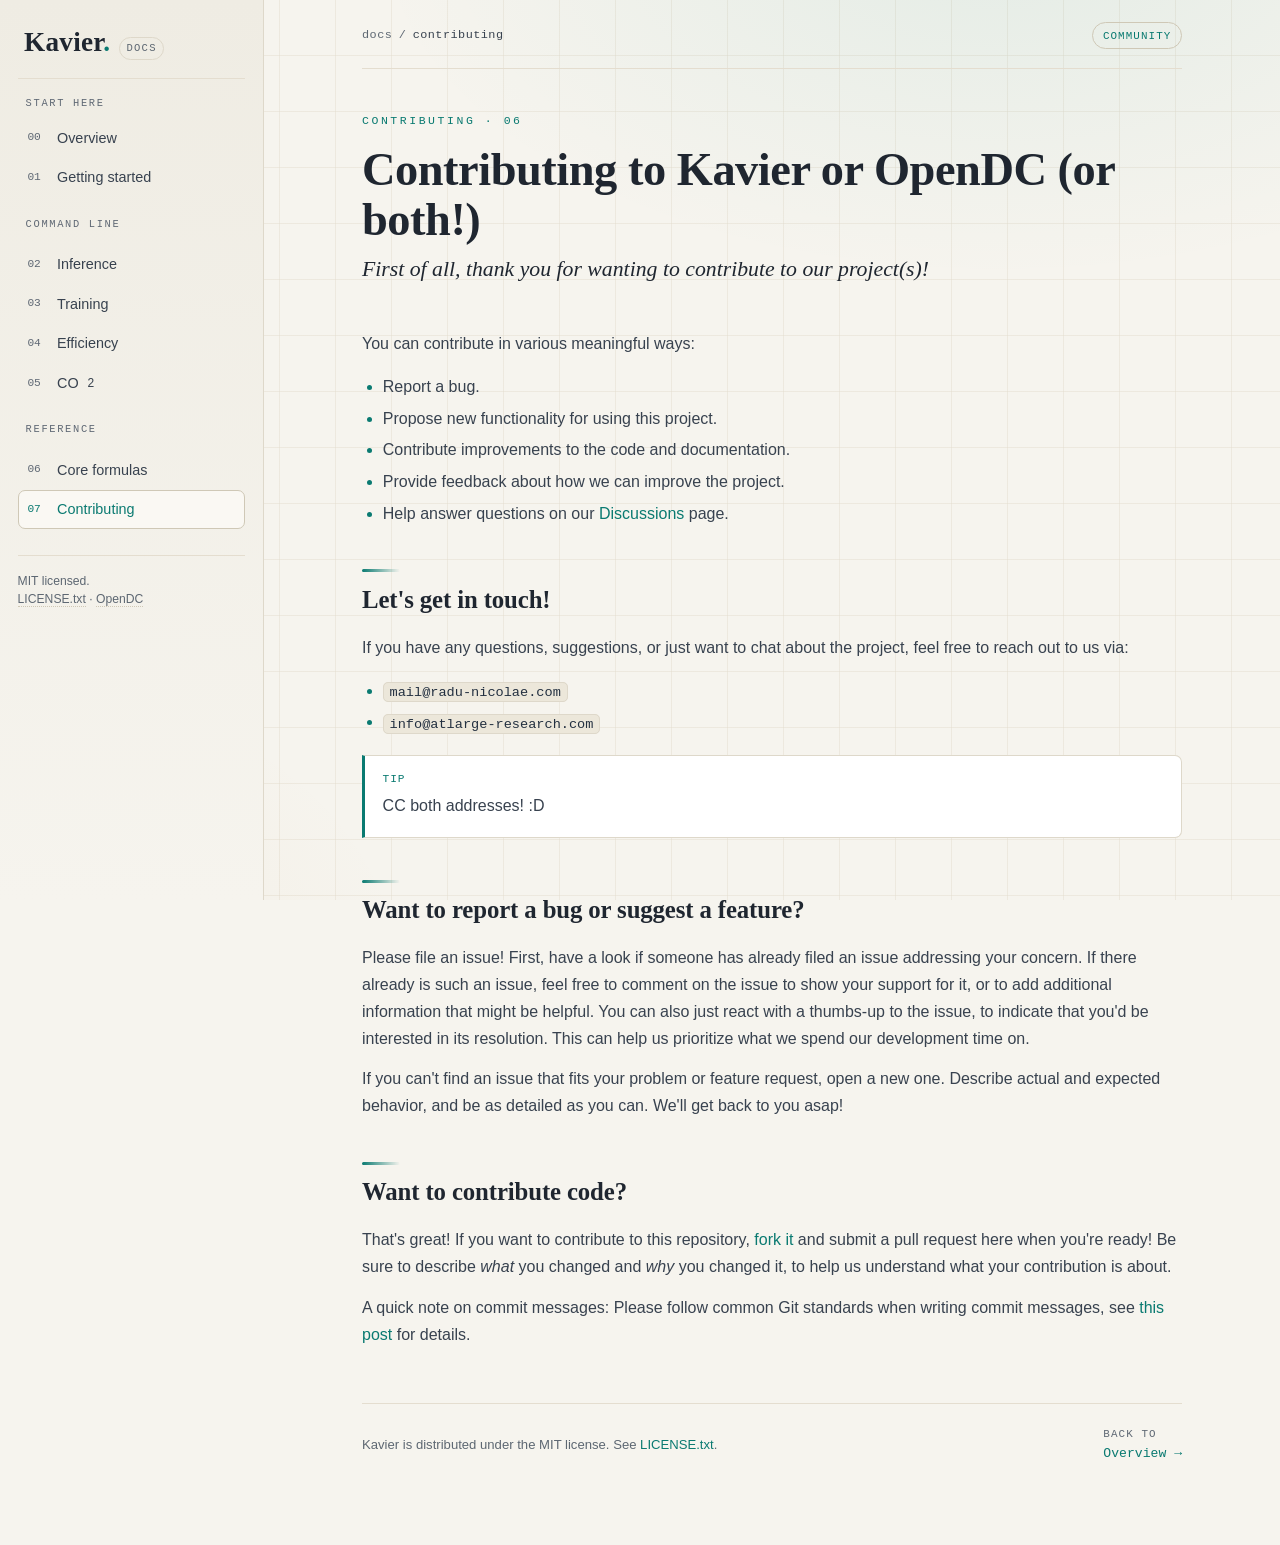
<file: docs/contributing.html>
<!DOCTYPE html>
<html lang="en">
<head>
<meta charset="utf-8">
<meta name="viewport" content="width=device-width, initial-scale=1">
<title>Contributing — Kavier</title>
<link rel="stylesheet" href="style.css">
</head>
<body>
<div class="layout">

  <aside class="sidebar">
    <a class="brand nav-noline" href="index.html">
      <span class="mark">Kavier<span class="dot">.</span></span>
      <span class="ver">docs</span>
    </a>
    <nav class="nav">
      <div class="nav-group-label">Start here</div>
      <a href="index.html"><span class="ix">00</span> Overview</a>
      <a href="getting-started.html"><span class="ix">01</span> Getting started</a>
      <div class="nav-group"><div class="nav-group-label">Command line</div></div>
      <a href="cli-performance.html"><span class="ix">02</span> Inference</a>
      <a href="cli-training.html"><span class="ix">03</span> Training</a>
      <a href="cli-efficiency.html"><span class="ix">04</span> Efficiency</a>
      <a href="cli-co2.html"><span class="ix">05</span> CO<sub>2</sub></a>
      <div class="nav-group"><div class="nav-group-label">Reference</div></div>
      <a href="formulas.html"><span class="ix">06</span> Core formulas</a>
      <a class="active" href="contributing.html"><span class="ix">07</span> Contributing</a>
    </nav>
    <div class="sidebar-foot">
      MIT licensed.<br>
      <a href="../LICENSE.txt">LICENSE.txt</a> &middot;
      <a href="https://opendc.org/">OpenDC</a>
    </div>
  </aside>

  <main class="content">
  <div class="page">

    <div class="topbar">
      <div class="crumbs"><a href="index.html">docs</a><span class="sep">/</span><span class="here">contributing</span></div>
      <span class="pill">community</span>
    </div>

    <header class="hero">
      <div class="eyebrow">Contributing · 06</div>
      <h1>Contributing to Kavier or OpenDC (or both!)</h1>
      <p class="lede">First of all, thank you for wanting to contribute to our project(s)!</p>
    </header>

    <p>You can contribute in various meaningful ways:</p>
    <ul>
      <li>Report a bug.</li>
      <li>Propose new functionality for using this project.</li>
      <li>Contribute improvements to the code and documentation.</li>
      <li>Provide feedback about how we can improve the project.</li>
      <li>Help answer questions on our <a href="https://github.com/atlarge-research/discussions">Discussions</a> page.</li>
    </ul>

    <h2 id="touch">Let's get in touch!</h2>
    <p>If you have any questions, suggestions, or just want to chat about the project, feel free to reach out to us via:</p>
    <ul>
      <li><code>mail@radu-nicolae.com</code></li>
      <li><code>info@atlarge-research.com</code></li>
    </ul>
    <div class="callout">
      <span class="tag">tip</span>
      <p>CC both addresses! :D</p>
    </div>

    <h2 id="bug">Want to report a bug or suggest a feature?</h2>
    <p>Please file an issue! First, have a look if someone has already filed an issue addressing your concern. If there already is such an issue, feel free to comment on the issue to show your support for it, or to add additional information that might be helpful. You can also just react with a thumbs-up to the issue, to indicate that you'd be interested in its resolution. This can help us prioritize what we spend our development time on.</p>
    <p>If you can't find an issue that fits your problem or feature request, open a new one. Describe actual and expected behavior, and be as detailed as you can. We'll get back to you asap!</p>

    <h2 id="code">Want to contribute code?</h2>
    <p>That's great! If you want to contribute to this repository, <a href="https://github.com/atlarge-research/opendc/new/master">fork it</a> and submit a pull request here when you're ready! Be sure to describe <em>what</em> you changed and <em>why</em> you changed it, to help us understand what your contribution is about.</p>
    <p>A quick note on commit messages: Please follow common Git standards when writing commit messages, see <a href="https://cbea.ms/git-commit/">this post</a> for details.</p>

    <div class="page-foot">
      <span>Kavier is distributed under the MIT license. See <a href="../LICENSE.txt">LICENSE.txt</a>.</span>
      <a class="next-link nav-noline" href="index.html">
        <span class="lbl">Back to</span>Overview →
      </a>
    </div>

  </div>
  </main>

</div>
</body>
</html>
</file>
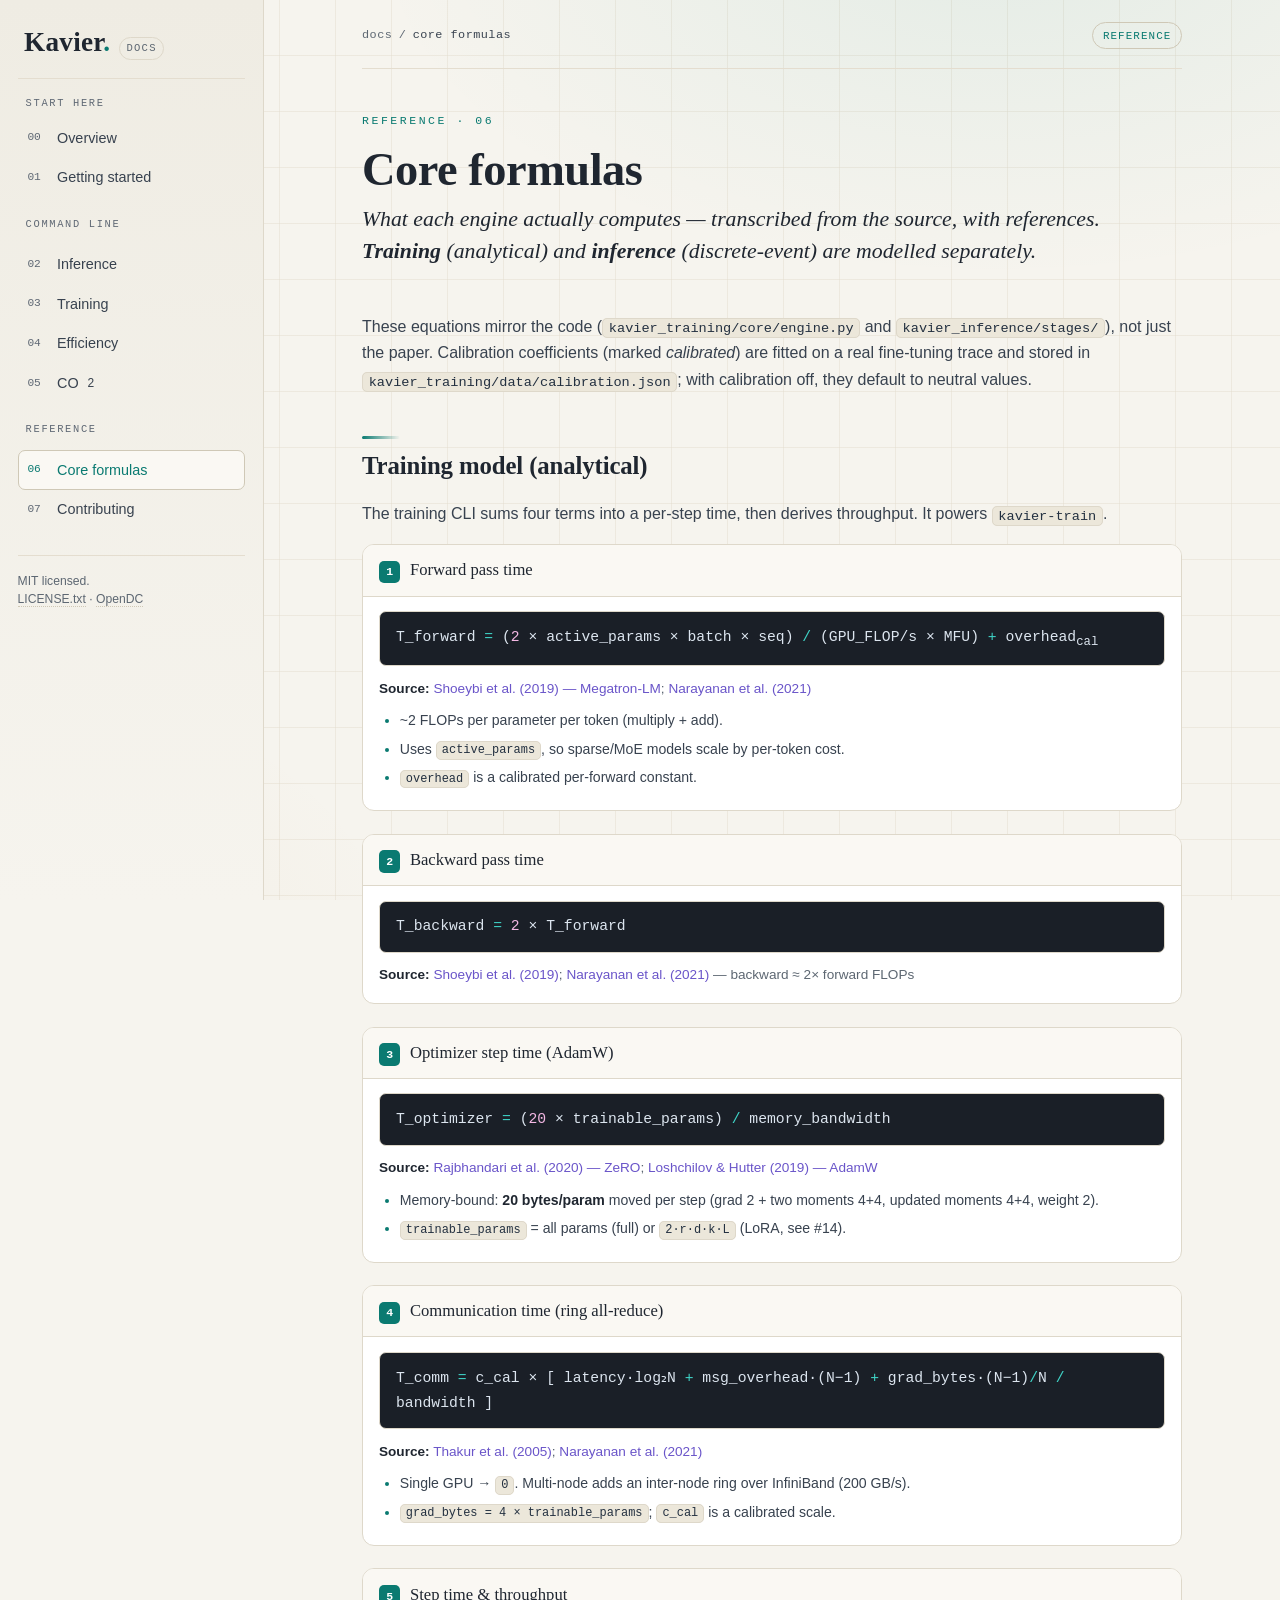
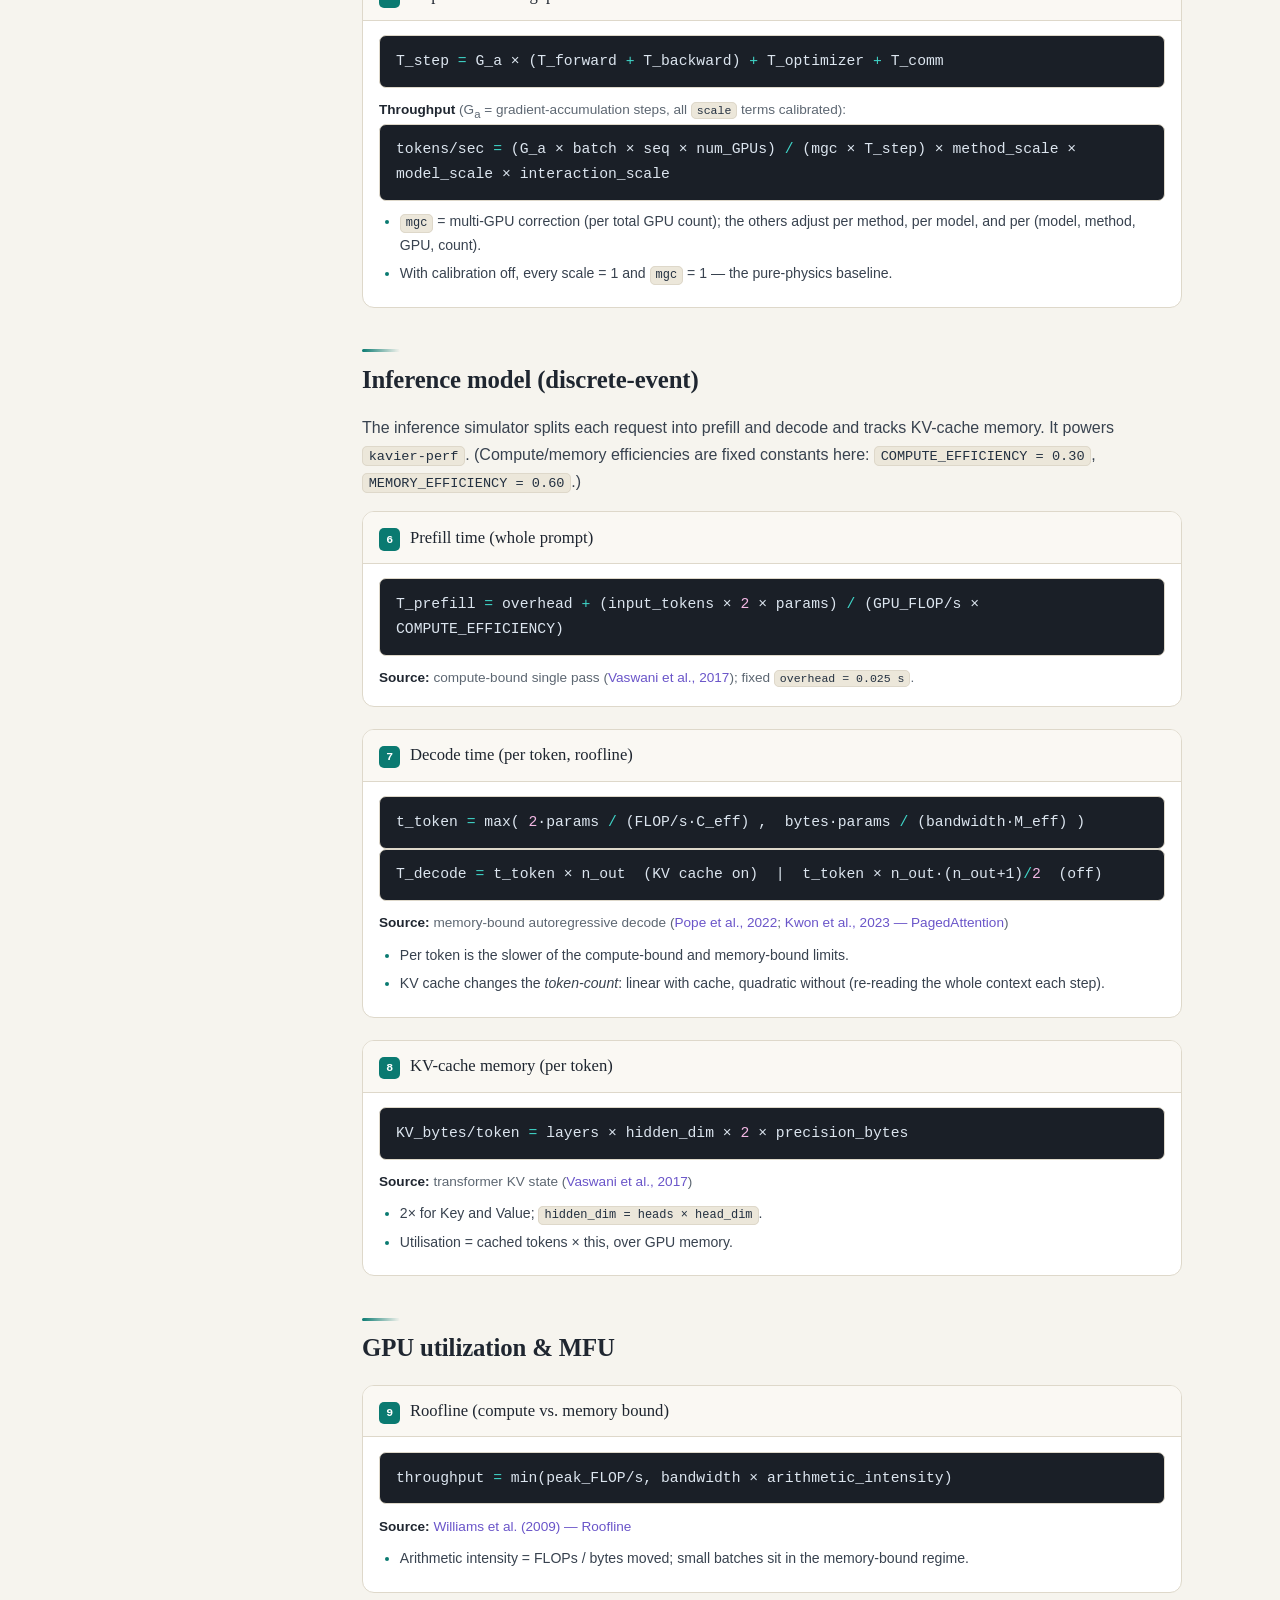
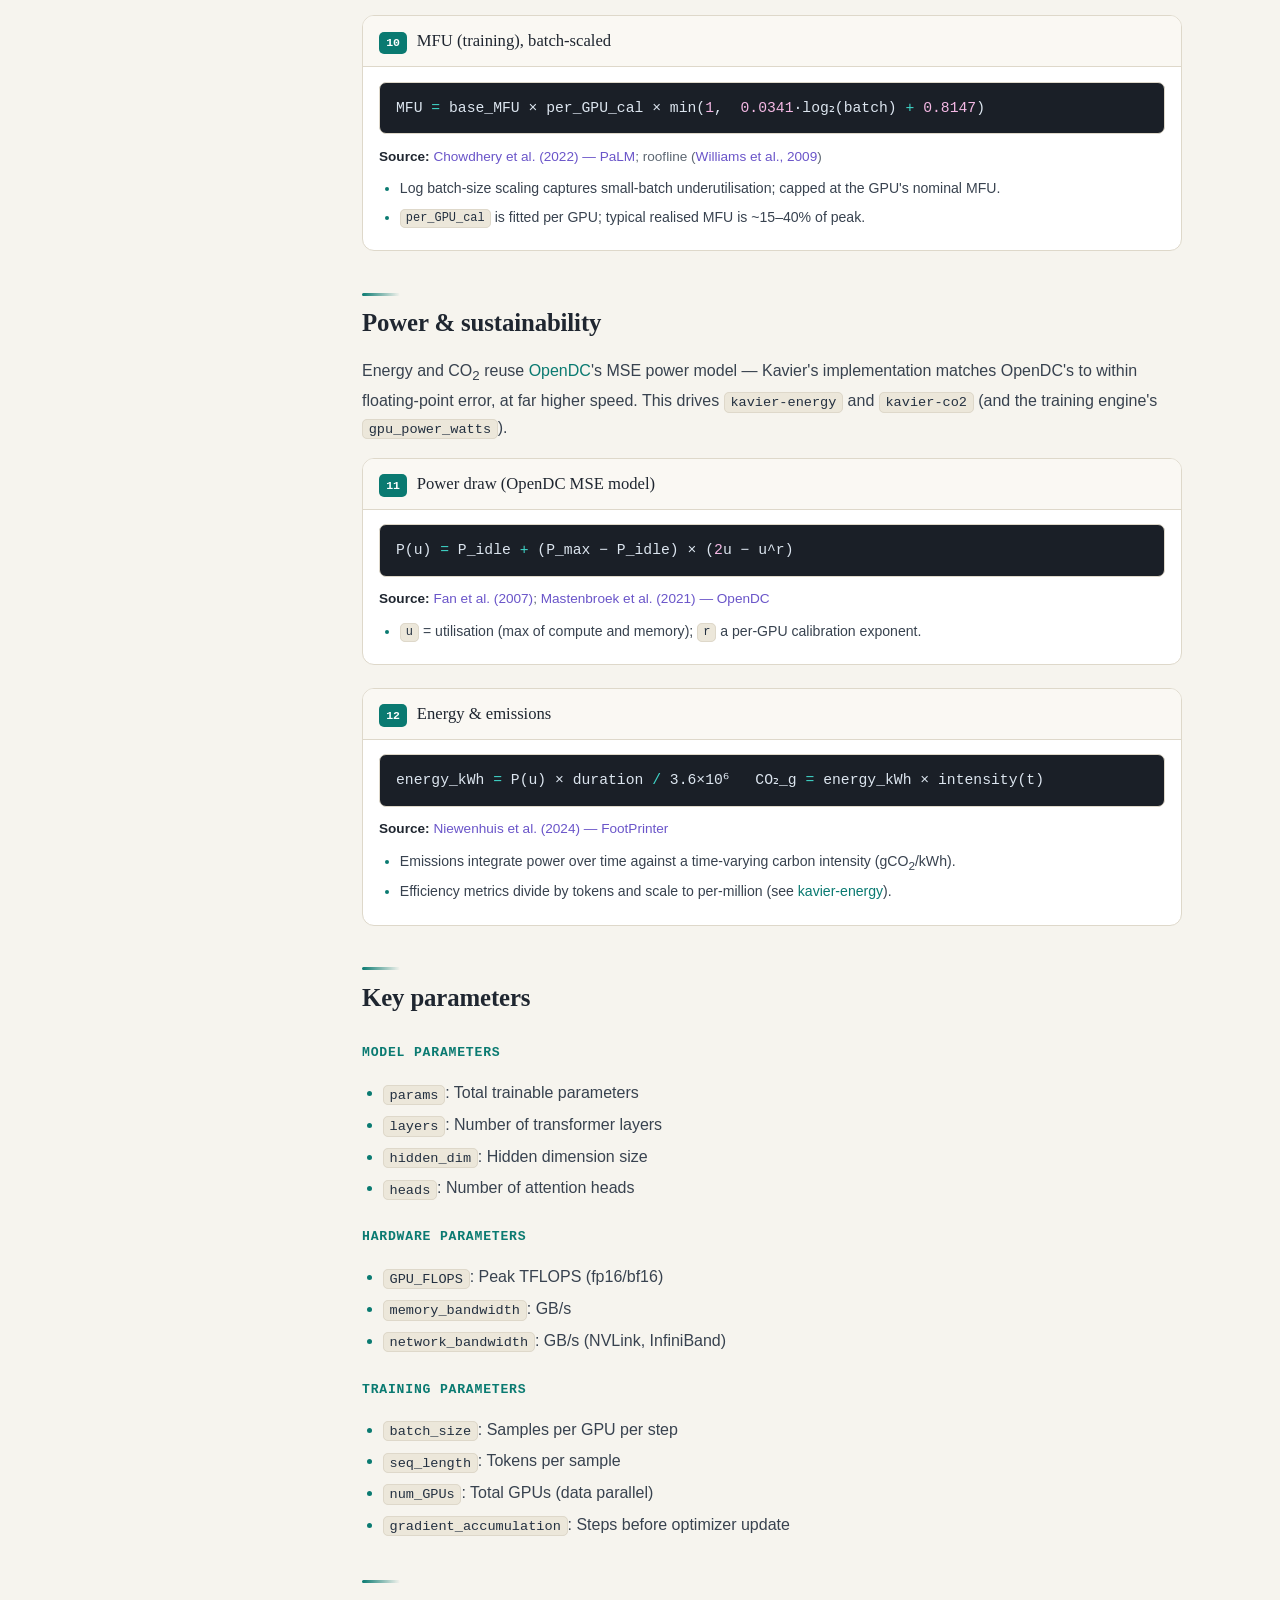
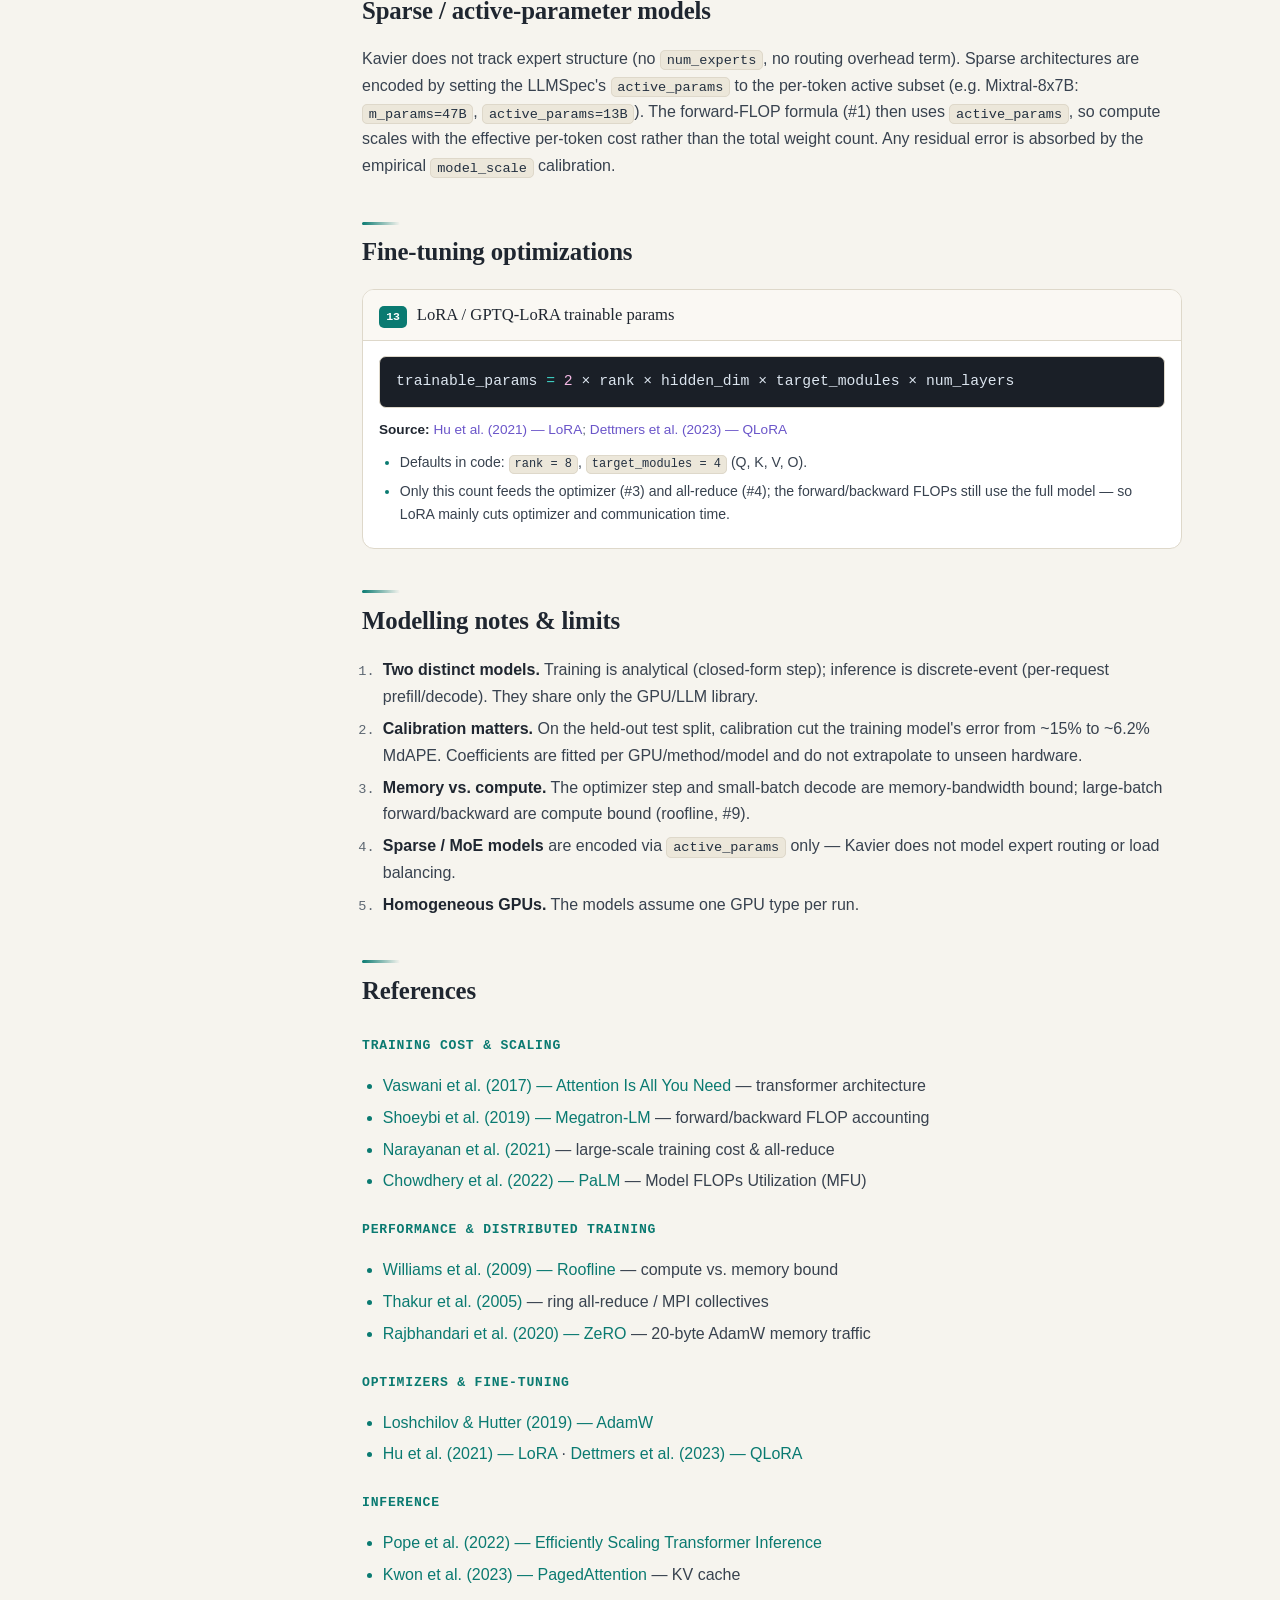
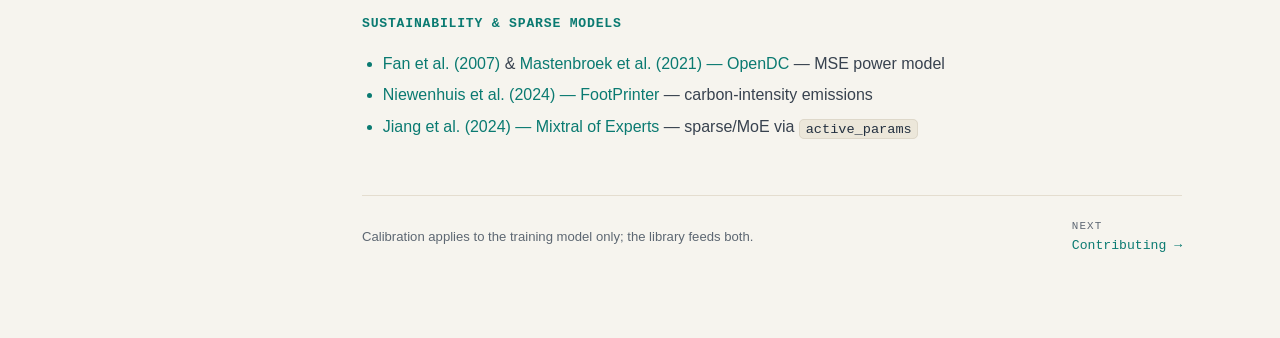
<file: docs/formulas.html>
<!DOCTYPE html>
<html lang="en">
<head>
<meta charset="utf-8">
<meta name="viewport" content="width=device-width, initial-scale=1">
<title>Core formulas — Kavier</title>
<link rel="stylesheet" href="style.css">
</head>
<body>
<div class="layout">

  <aside class="sidebar">
    <a class="brand nav-noline" href="index.html">
      <span class="mark">Kavier<span class="dot">.</span></span>
      <span class="ver">docs</span>
    </a>
    <nav class="nav">
      <div class="nav-group-label">Start here</div>
      <a href="index.html"><span class="ix">00</span> Overview</a>
      <a href="getting-started.html"><span class="ix">01</span> Getting started</a>
      <div class="nav-group"><div class="nav-group-label">Command line</div></div>
      <a href="cli-performance.html"><span class="ix">02</span> Inference</a>
      <a href="cli-training.html"><span class="ix">03</span> Training</a>
      <a href="cli-efficiency.html"><span class="ix">04</span> Efficiency</a>
      <a href="cli-co2.html"><span class="ix">05</span> CO<sub>2</sub></a>
      <div class="nav-group"><div class="nav-group-label">Reference</div></div>
      <a class="active" href="formulas.html"><span class="ix">06</span> Core formulas</a>
      <a href="contributing.html"><span class="ix">07</span> Contributing</a>
    </nav>
    <div class="sidebar-foot">
      MIT licensed.<br>
      <a href="../LICENSE.txt">LICENSE.txt</a> &middot;
      <a href="https://opendc.org/">OpenDC</a>
    </div>
  </aside>

  <main class="content">
  <div class="page">

    <div class="topbar">
      <div class="crumbs"><a href="index.html">docs</a><span class="sep">/</span><span class="here">core formulas</span></div>
      <span class="pill">reference</span>
    </div>

    <header class="hero">
      <div class="eyebrow">Reference · 06</div>
      <h1>Core formulas</h1>
      <p class="lede">What each engine actually computes — transcribed from the source, with references. <strong>Training</strong> (analytical) and <strong>inference</strong> (discrete-event) are modelled separately.</p>
    </header>

    <p>These equations mirror the code (<code>kavier_training/core/engine.py</code> and <code>kavier_inference/stages/</code>), not just the paper. Calibration coefficients (marked <em>calibrated</em>) are fitted on a real fine-tuning trace and stored in <code>kavier_training/data/calibration.json</code>; with calibration off, they default to neutral values.</p>

    <h2 id="training">Training model (analytical)</h2>
    <p>The training CLI sums four terms into a per-step time, then derives throughput. It powers <code>kavier-train</code>.</p>

    <div class="formula">
      <div class="head"><span class="num">1</span><span class="name">Forward pass time</span></div>
      <div class="body">
        <code class="eq">T_forward <span class="op">=</span> (<span class="t-num">2</span> × active_params × batch × seq) <span class="op">/</span> (GPU_FLOP/s × MFU) <span class="op">+</span> overhead<sub>cal</sub></code>
        <p class="meta"><strong>Source:</strong> <a href="https://arxiv.org/abs/1909.08053">Shoeybi et al. (2019) — Megatron-LM</a>; <a href="https://arxiv.org/abs/2104.04473">Narayanan et al. (2021)</a></p>
        <ul>
          <li>~2 FLOPs per parameter per token (multiply + add).</li>
          <li>Uses <code>active_params</code>, so sparse/MoE models scale by per-token cost.</li>
          <li><code>overhead</code> is a calibrated per-forward constant.</li>
        </ul>
      </div>
    </div>

    <div class="formula">
      <div class="head"><span class="num">2</span><span class="name">Backward pass time</span></div>
      <div class="body">
        <code class="eq">T_backward <span class="op">=</span> <span class="t-num">2</span> × T_forward</code>
        <p class="meta"><strong>Source:</strong> <a href="https://arxiv.org/abs/1909.08053">Shoeybi et al. (2019)</a>; <a href="https://arxiv.org/abs/2104.04473">Narayanan et al. (2021)</a> — backward ≈ 2× forward FLOPs</p>
      </div>
    </div>

    <div class="formula">
      <div class="head"><span class="num">3</span><span class="name">Optimizer step time (AdamW)</span></div>
      <div class="body">
        <code class="eq">T_optimizer <span class="op">=</span> (<span class="t-num">20</span> × trainable_params) <span class="op">/</span> memory_bandwidth</code>
        <p class="meta"><strong>Source:</strong> <a href="https://arxiv.org/abs/1910.02054">Rajbhandari et al. (2020) — ZeRO</a>; <a href="https://arxiv.org/abs/1711.05101">Loshchilov &amp; Hutter (2019) — AdamW</a></p>
        <ul>
          <li>Memory-bound: <strong>20 bytes/param</strong> moved per step (grad 2 + two moments 4+4, updated moments 4+4, weight 2).</li>
          <li><code>trainable_params</code> = all params (full) or <code>2·r·d·k·L</code> (LoRA, see #14).</li>
        </ul>
      </div>
    </div>

    <div class="formula">
      <div class="head"><span class="num">4</span><span class="name">Communication time (ring all-reduce)</span></div>
      <div class="body">
        <code class="eq">T_comm <span class="op">=</span> c_cal × [ latency·log₂N <span class="op">+</span> msg_overhead·(N−1) <span class="op">+</span> grad_bytes·(N−1)<span class="op">/</span>N <span class="op">/</span> bandwidth ]</code>
        <p class="meta"><strong>Source:</strong> <a href="https://doi.org/10.1177/1094342005051521">Thakur et al. (2005)</a>; <a href="https://arxiv.org/abs/2104.04473">Narayanan et al. (2021)</a></p>
        <ul>
          <li>Single GPU → <code>0</code>. Multi-node adds an inter-node ring over InfiniBand (200 GB/s).</li>
          <li><code>grad_bytes = 4 × trainable_params</code>; <code>c_cal</code> is a calibrated scale.</li>
        </ul>
      </div>
    </div>

    <div class="formula">
      <div class="head"><span class="num">5</span><span class="name">Step time &amp; throughput</span></div>
      <div class="body">
        <code class="eq">T_step <span class="op">=</span> G_a × (T_forward <span class="op">+</span> T_backward) <span class="op">+</span> T_optimizer <span class="op">+</span> T_comm</code>
        <p class="meta"><strong>Throughput</strong> (G<sub>a</sub> = gradient-accumulation steps, all <code>scale</code> terms calibrated):</p>
        <code class="eq">tokens/sec <span class="op">=</span> (G_a × batch × seq × num_GPUs) <span class="op">/</span> (mgc × T_step) × method_scale × model_scale × interaction_scale</code>
        <ul>
          <li><code>mgc</code> = multi-GPU correction (per total GPU count); the others adjust per method, per model, and per (model, method, GPU, count).</li>
          <li>With calibration off, every scale = 1 and <code>mgc</code> = 1 — the pure-physics baseline.</li>
        </ul>
      </div>
    </div>

    <h2 id="inference">Inference model (discrete-event)</h2>
    <p>The inference simulator splits each request into prefill and decode and tracks KV-cache memory. It powers <code>kavier-perf</code>. (Compute/memory efficiencies are fixed constants here: <code>COMPUTE_EFFICIENCY = 0.30</code>, <code>MEMORY_EFFICIENCY = 0.60</code>.)</p>

    <div class="formula">
      <div class="head"><span class="num">6</span><span class="name">Prefill time (whole prompt)</span></div>
      <div class="body">
        <code class="eq">T_prefill <span class="op">=</span> overhead <span class="op">+</span> (input_tokens × <span class="t-num">2</span> × params) <span class="op">/</span> (GPU_FLOP/s × COMPUTE_EFFICIENCY)</code>
        <p class="meta"><strong>Source:</strong> compute-bound single pass (<a href="https://arxiv.org/abs/1706.03762">Vaswani et al., 2017</a>); fixed <code>overhead = 0.025 s</code>.</p>
      </div>
    </div>

    <div class="formula">
      <div class="head"><span class="num">7</span><span class="name">Decode time (per token, roofline)</span></div>
      <div class="body">
        <code class="eq">t_token <span class="op">=</span> max( <span class="t-num">2</span>·params <span class="op">/</span> (FLOP/s·C_eff) ,&nbsp; bytes·params <span class="op">/</span> (bandwidth·M_eff) )</code>
        <code class="eq">T_decode <span class="op">=</span> t_token × n_out&nbsp;&nbsp;(KV cache on)&nbsp;&nbsp;|&nbsp;&nbsp;t_token × n_out·(n_out+1)<span class="op">/</span><span class="t-num">2</span>&nbsp;&nbsp;(off)</code>
        <p class="meta"><strong>Source:</strong> memory-bound autoregressive decode (<a href="https://arxiv.org/abs/2211.05102">Pope et al., 2022</a>; <a href="https://arxiv.org/abs/2309.06180">Kwon et al., 2023 — PagedAttention</a>)</p>
        <ul>
          <li>Per token is the slower of the compute-bound and memory-bound limits.</li>
          <li>KV cache changes the <em>token-count</em>: linear with cache, quadratic without (re-reading the whole context each step).</li>
        </ul>
      </div>
    </div>

    <div class="formula">
      <div class="head"><span class="num">8</span><span class="name">KV-cache memory (per token)</span></div>
      <div class="body">
        <code class="eq">KV_bytes/token <span class="op">=</span> layers × hidden_dim × <span class="t-num">2</span> × precision_bytes</code>
        <p class="meta"><strong>Source:</strong> transformer KV state (<a href="https://arxiv.org/abs/1706.03762">Vaswani et al., 2017</a>)</p>
        <ul>
          <li>2× for Key and Value; <code>hidden_dim = heads × head_dim</code>.</li>
          <li>Utilisation = cached tokens × this, over GPU memory.</li>
        </ul>
      </div>
    </div>

    <h2 id="utilization">GPU utilization &amp; MFU</h2>

    <div class="formula">
      <div class="head"><span class="num">9</span><span class="name">Roofline (compute vs. memory bound)</span></div>
      <div class="body">
        <code class="eq">throughput <span class="op">=</span> min(peak_FLOP/s, bandwidth × arithmetic_intensity)</code>
        <p class="meta"><strong>Source:</strong> <a href="https://doi.org/10.1145/1498765.1498785">Williams et al. (2009) — Roofline</a></p>
        <ul>
          <li>Arithmetic intensity = FLOPs / bytes moved; small batches sit in the memory-bound regime.</li>
        </ul>
      </div>
    </div>

    <div class="formula">
      <div class="head"><span class="num">10</span><span class="name">MFU (training), batch-scaled</span></div>
      <div class="body">
        <code class="eq">MFU <span class="op">=</span> base_MFU × per_GPU_cal × min(<span class="t-num">1</span>,&nbsp; <span class="t-num">0.0341</span>·log₂(batch) <span class="op">+</span> <span class="t-num">0.8147</span>)</code>
        <p class="meta"><strong>Source:</strong> <a href="https://arxiv.org/abs/2204.02311">Chowdhery et al. (2022) — PaLM</a>; roofline (<a href="https://doi.org/10.1145/1498765.1498785">Williams et al., 2009</a>)</p>
        <ul>
          <li>Log batch-size scaling captures small-batch underutilisation; capped at the GPU's nominal MFU.</li>
          <li><code>per_GPU_cal</code> is fitted per GPU; typical realised MFU is ~15–40% of peak.</li>
        </ul>
      </div>
    </div>

    <h2 id="power">Power &amp; sustainability</h2>
    <p>Energy and CO<sub>2</sub> reuse <a href="https://opendc.org/">OpenDC</a>'s MSE power model — Kavier's implementation matches OpenDC's to within floating-point error, at far higher speed. This drives <code>kavier-energy</code> and <code>kavier-co2</code> (and the training engine's <code>gpu_power_watts</code>).</p>

    <div class="formula">
      <div class="head"><span class="num">11</span><span class="name">Power draw (OpenDC MSE model)</span></div>
      <div class="body">
        <code class="eq">P(u) <span class="op">=</span> P_idle <span class="op">+</span> (P_max − P_idle) × (<span class="t-num">2</span>u − u^r)</code>
        <p class="meta"><strong>Source:</strong> <a href="https://doi.org/10.1109/ISCA.2007.18">Fan et al. (2007)</a>; <a href="https://doi.org/10.1109/CCGrid51090.2021.00069">Mastenbroek et al. (2021) — OpenDC</a></p>
        <ul>
          <li><code>u</code> = utilisation (max of compute and memory); <code>r</code> a per-GPU calibration exponent.</li>
        </ul>
      </div>
    </div>

    <div class="formula">
      <div class="head"><span class="num">12</span><span class="name">Energy &amp; emissions</span></div>
      <div class="body">
        <code class="eq">energy_kWh <span class="op">=</span> P(u) × duration <span class="op">/</span> 3.6×10⁶&nbsp;&nbsp;&nbsp;CO₂_g <span class="op">=</span> energy_kWh × intensity(t)</code>
        <p class="meta"><strong>Source:</strong> <a href="https://doi.org/10.1145/3578244.3583730">Niewenhuis et al. (2024) — FootPrinter</a></p>
        <ul>
          <li>Emissions integrate power over time against a time-varying carbon intensity (gCO<sub>2</sub>/kWh).</li>
          <li>Efficiency metrics divide by tokens and scale to per-million (see <a href="cli-efficiency.html">kavier-energy</a>).</li>
        </ul>
      </div>
    </div>

    <h2 id="params">Key parameters</h2>

    <h4>Model parameters</h4>
    <ul>
      <li><code>params</code>: Total trainable parameters</li>
      <li><code>layers</code>: Number of transformer layers</li>
      <li><code>hidden_dim</code>: Hidden dimension size</li>
      <li><code>heads</code>: Number of attention heads</li>
    </ul>

    <h4>Hardware parameters</h4>
    <ul>
      <li><code>GPU_FLOPS</code>: Peak TFLOPS (fp16/bf16)</li>
      <li><code>memory_bandwidth</code>: GB/s</li>
      <li><code>network_bandwidth</code>: GB/s (NVLink, InfiniBand)</li>
    </ul>

    <h4>Training parameters</h4>
    <ul>
      <li><code>batch_size</code>: Samples per GPU per step</li>
      <li><code>seq_length</code>: Tokens per sample</li>
      <li><code>num_GPUs</code>: Total GPUs (data parallel)</li>
      <li><code>gradient_accumulation</code>: Steps before optimizer update</li>
    </ul>

    <h2 id="sparse">Sparse / active-parameter models</h2>
    <p>Kavier does not track expert structure (no <code>num_experts</code>, no routing overhead term). Sparse architectures are encoded by setting the LLMSpec's <code>active_params</code> to the per-token active subset (e.g. Mixtral-8x7B: <code>m_params=47B</code>, <code>active_params=13B</code>). The forward-FLOP formula (#1) then uses <code>active_params</code>, so compute scales with the effective per-token cost rather than the total weight count. Any residual error is absorbed by the empirical <code>model_scale</code> calibration.</p>

    <h2 id="finetuning">Fine-tuning optimizations</h2>

    <div class="formula">
      <div class="head"><span class="num">13</span><span class="name">LoRA / GPTQ-LoRA trainable params</span></div>
      <div class="body">
        <code class="eq">trainable_params <span class="op">=</span> <span class="t-num">2</span> × rank × hidden_dim × target_modules × num_layers</code>
        <p class="meta"><strong>Source:</strong> <a href="https://arxiv.org/abs/2106.09685">Hu et al. (2021) — LoRA</a>; <a href="https://arxiv.org/abs/2305.14314">Dettmers et al. (2023) — QLoRA</a></p>
        <ul>
          <li>Defaults in code: <code>rank = 8</code>, <code>target_modules = 4</code> (Q, K, V, O).</li>
          <li>Only this count feeds the optimizer (#3) and all-reduce (#4); the forward/backward FLOPs still use the full model — so LoRA mainly cuts optimizer and communication time.</li>
        </ul>
      </div>
    </div>

    <h2 id="insights">Modelling notes &amp; limits</h2>
    <ol>
      <li><strong>Two distinct models.</strong> Training is analytical (closed-form step); inference is discrete-event (per-request prefill/decode). They share only the GPU/LLM library.</li>
      <li><strong>Calibration matters.</strong> On the held-out test split, calibration cut the training model's error from ~15% to ~6.2% MdAPE. Coefficients are fitted per GPU/method/model and do not extrapolate to unseen hardware.</li>
      <li><strong>Memory vs. compute.</strong> The optimizer step and small-batch decode are memory-bandwidth bound; large-batch forward/backward are compute bound (roofline, #9).</li>
      <li><strong>Sparse / MoE models</strong> are encoded via <code>active_params</code> only — Kavier does not model expert routing or load balancing.</li>
      <li><strong>Homogeneous GPUs.</strong> The models assume one GPU type per run.</li>
    </ol>

    <h2 id="references">References</h2>

    <h4>Training cost &amp; scaling</h4>
    <ul>
      <li><a href="https://arxiv.org/abs/1706.03762">Vaswani et al. (2017) — Attention Is All You Need</a> — transformer architecture</li>
      <li><a href="https://arxiv.org/abs/1909.08053">Shoeybi et al. (2019) — Megatron-LM</a> — forward/backward FLOP accounting</li>
      <li><a href="https://arxiv.org/abs/2104.04473">Narayanan et al. (2021)</a> — large-scale training cost &amp; all-reduce</li>
      <li><a href="https://arxiv.org/abs/2204.02311">Chowdhery et al. (2022) — PaLM</a> — Model FLOPs Utilization (MFU)</li>
    </ul>

    <h4>Performance &amp; distributed training</h4>
    <ul>
      <li><a href="https://doi.org/10.1145/1498765.1498785">Williams et al. (2009) — Roofline</a> — compute vs. memory bound</li>
      <li><a href="https://doi.org/10.1177/1094342005051521">Thakur et al. (2005)</a> — ring all-reduce / MPI collectives</li>
      <li><a href="https://arxiv.org/abs/1910.02054">Rajbhandari et al. (2020) — ZeRO</a> — 20-byte AdamW memory traffic</li>
    </ul>

    <h4>Optimizers &amp; fine-tuning</h4>
    <ul>
      <li><a href="https://arxiv.org/abs/1711.05101">Loshchilov &amp; Hutter (2019) — AdamW</a></li>
      <li><a href="https://arxiv.org/abs/2106.09685">Hu et al. (2021) — LoRA</a> · <a href="https://arxiv.org/abs/2305.14314">Dettmers et al. (2023) — QLoRA</a></li>
    </ul>

    <h4>Inference</h4>
    <ul>
      <li><a href="https://arxiv.org/abs/2211.05102">Pope et al. (2022) — Efficiently Scaling Transformer Inference</a></li>
      <li><a href="https://arxiv.org/abs/2309.06180">Kwon et al. (2023) — PagedAttention</a> — KV cache</li>
    </ul>

    <h4>Sustainability &amp; sparse models</h4>
    <ul>
      <li><a href="https://doi.org/10.1109/ISCA.2007.18">Fan et al. (2007)</a> &amp; <a href="https://doi.org/10.1109/CCGrid51090.2021.00069">Mastenbroek et al. (2021) — OpenDC</a> — MSE power model</li>
      <li><a href="https://doi.org/10.1145/3578244.3583730">Niewenhuis et al. (2024) — FootPrinter</a> — carbon-intensity emissions</li>
      <li><a href="https://arxiv.org/abs/2401.04088">Jiang et al. (2024) — Mixtral of Experts</a> — sparse/MoE via <code>active_params</code></li>
    </ul>

    <div class="page-foot">
      <span>Calibration applies to the training model only; the library feeds both.</span>
      <a class="next-link nav-noline" href="contributing.html">
        <span class="lbl">Next</span>Contributing →
      </a>
    </div>

  </div>
  </main>

</div>
</body>
</html>
</file>
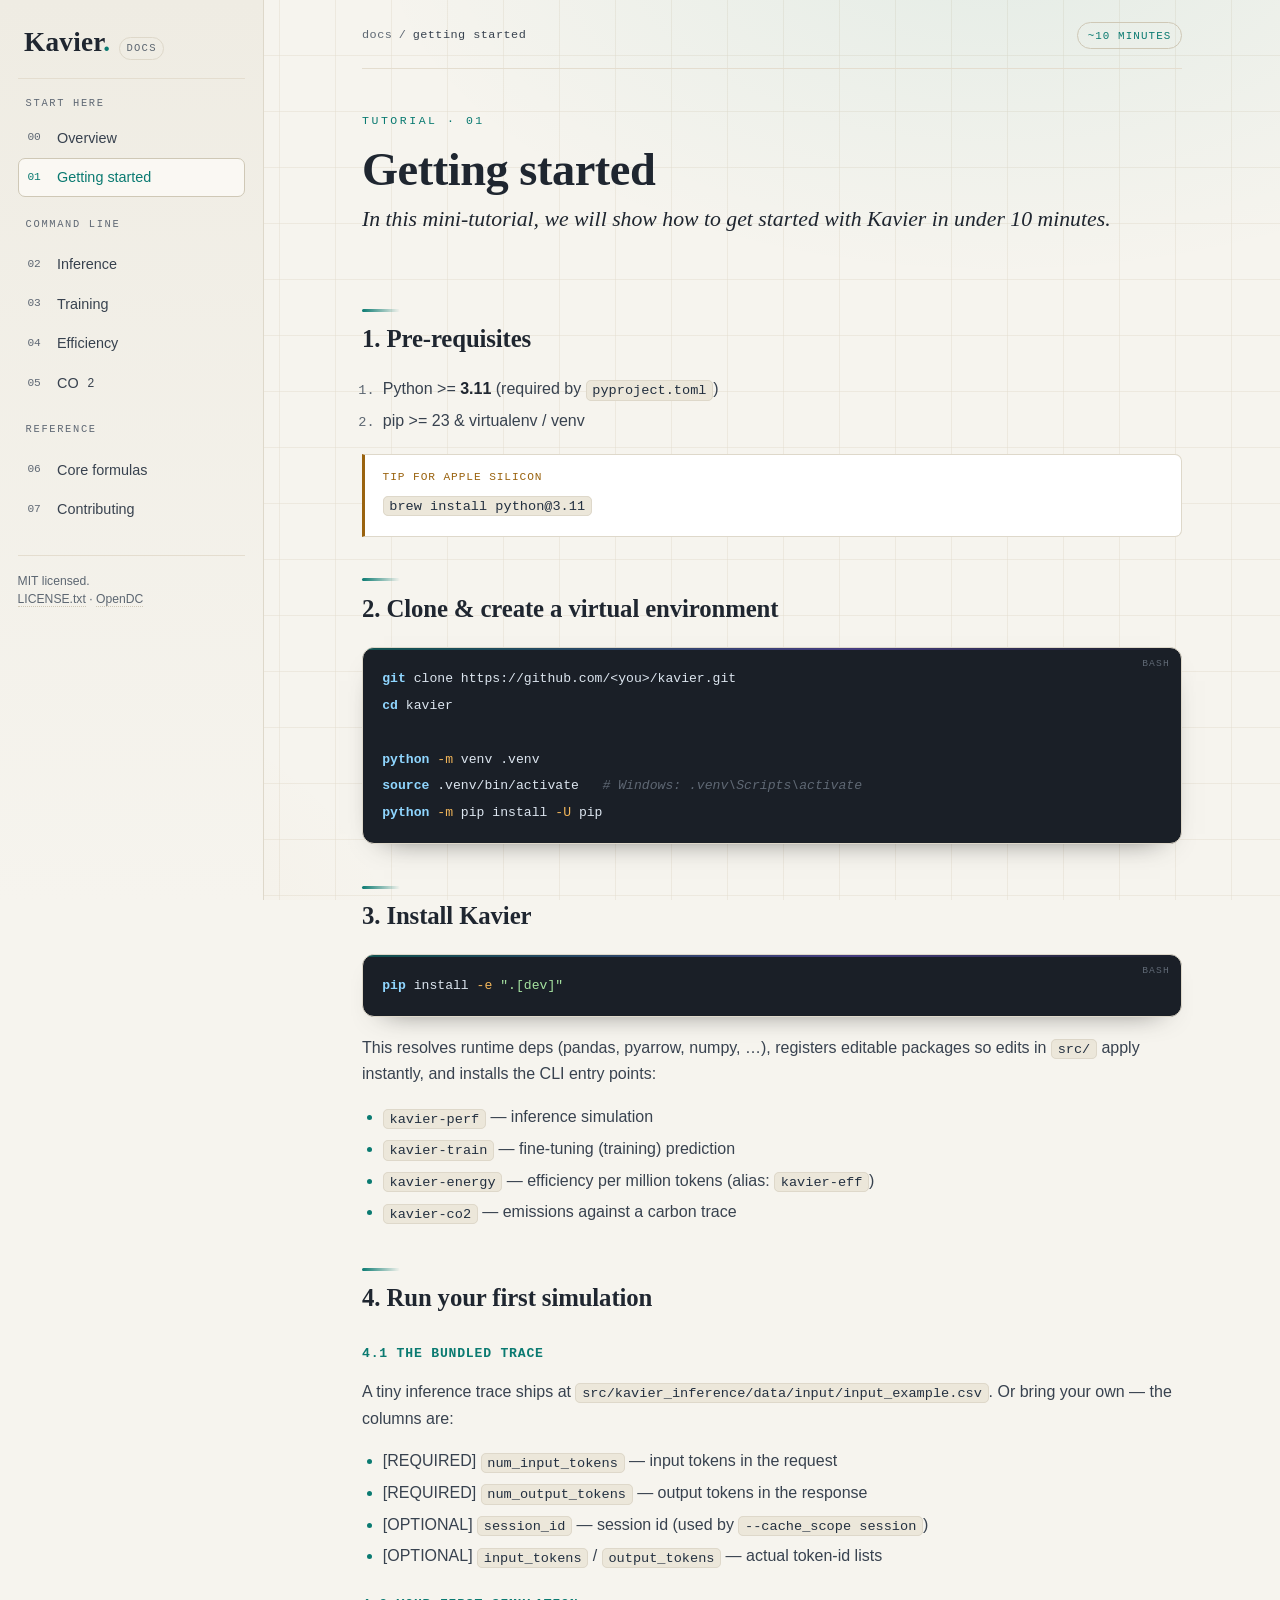
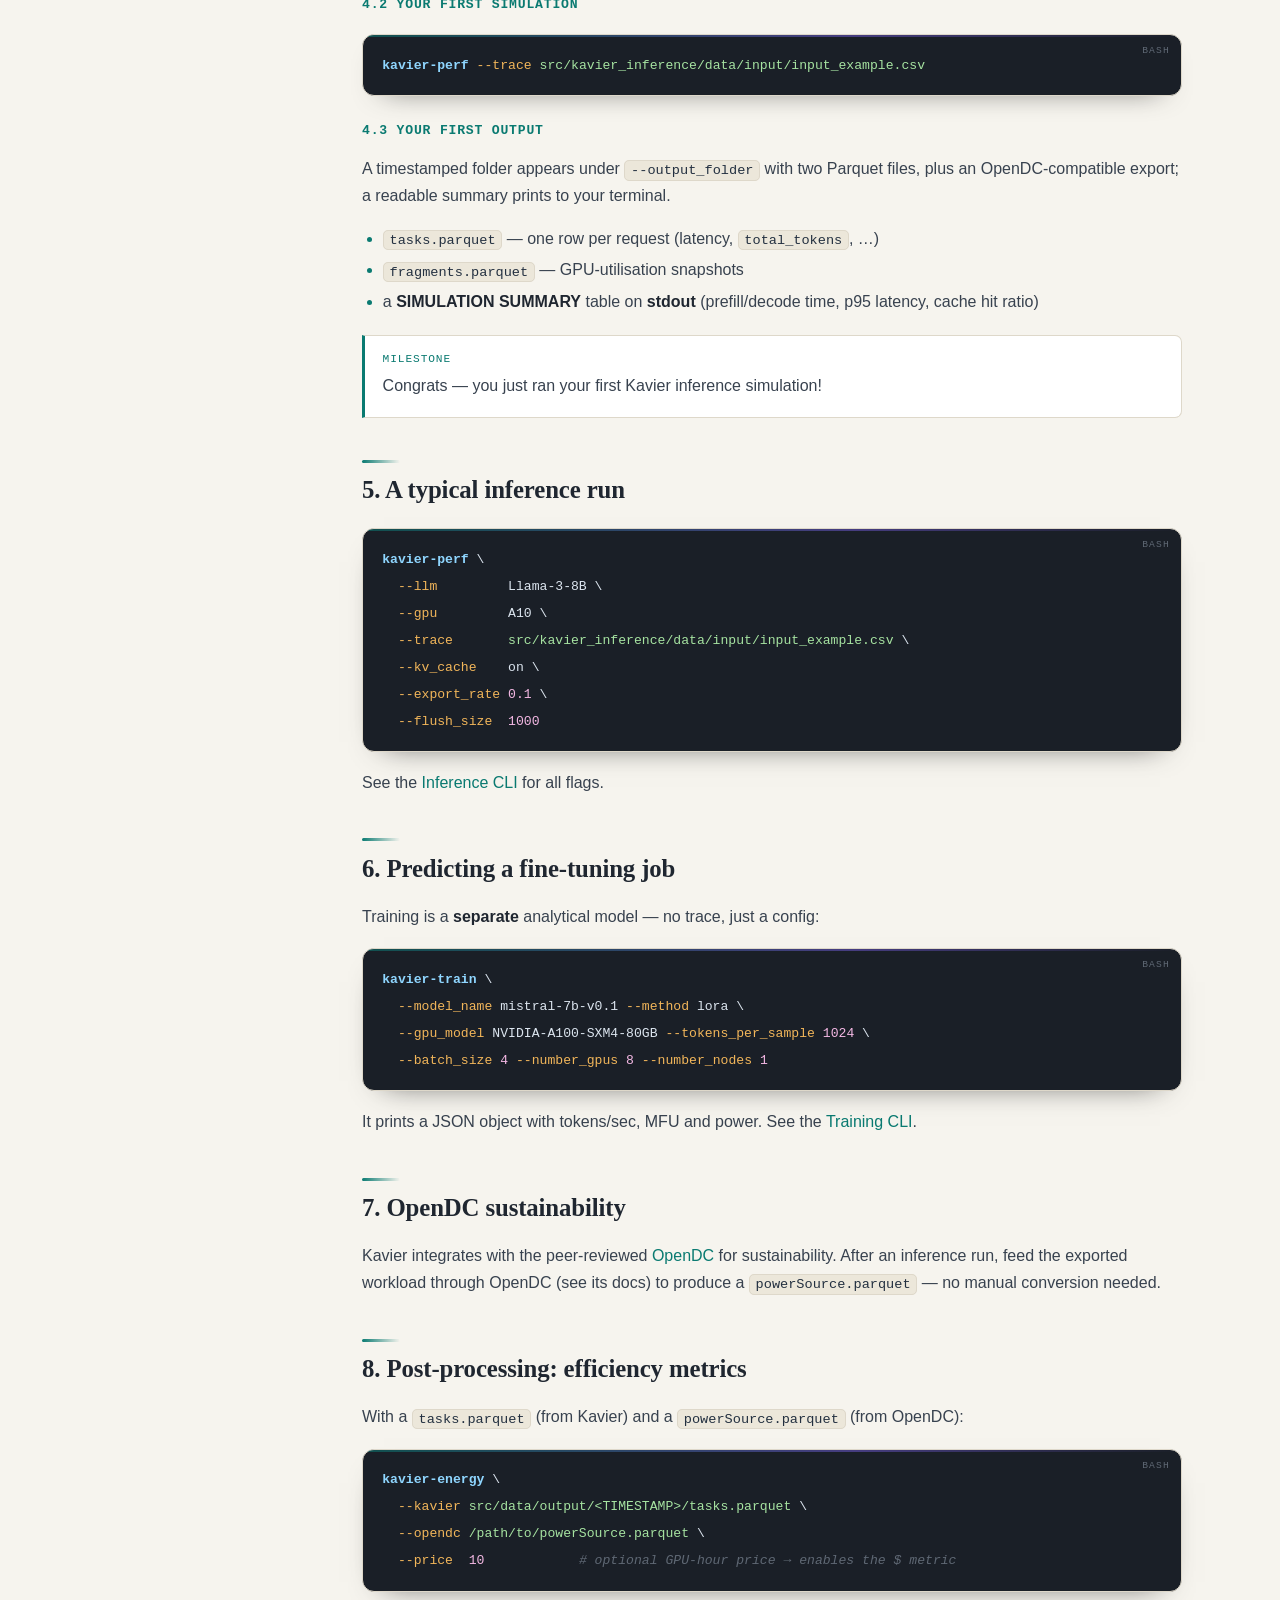
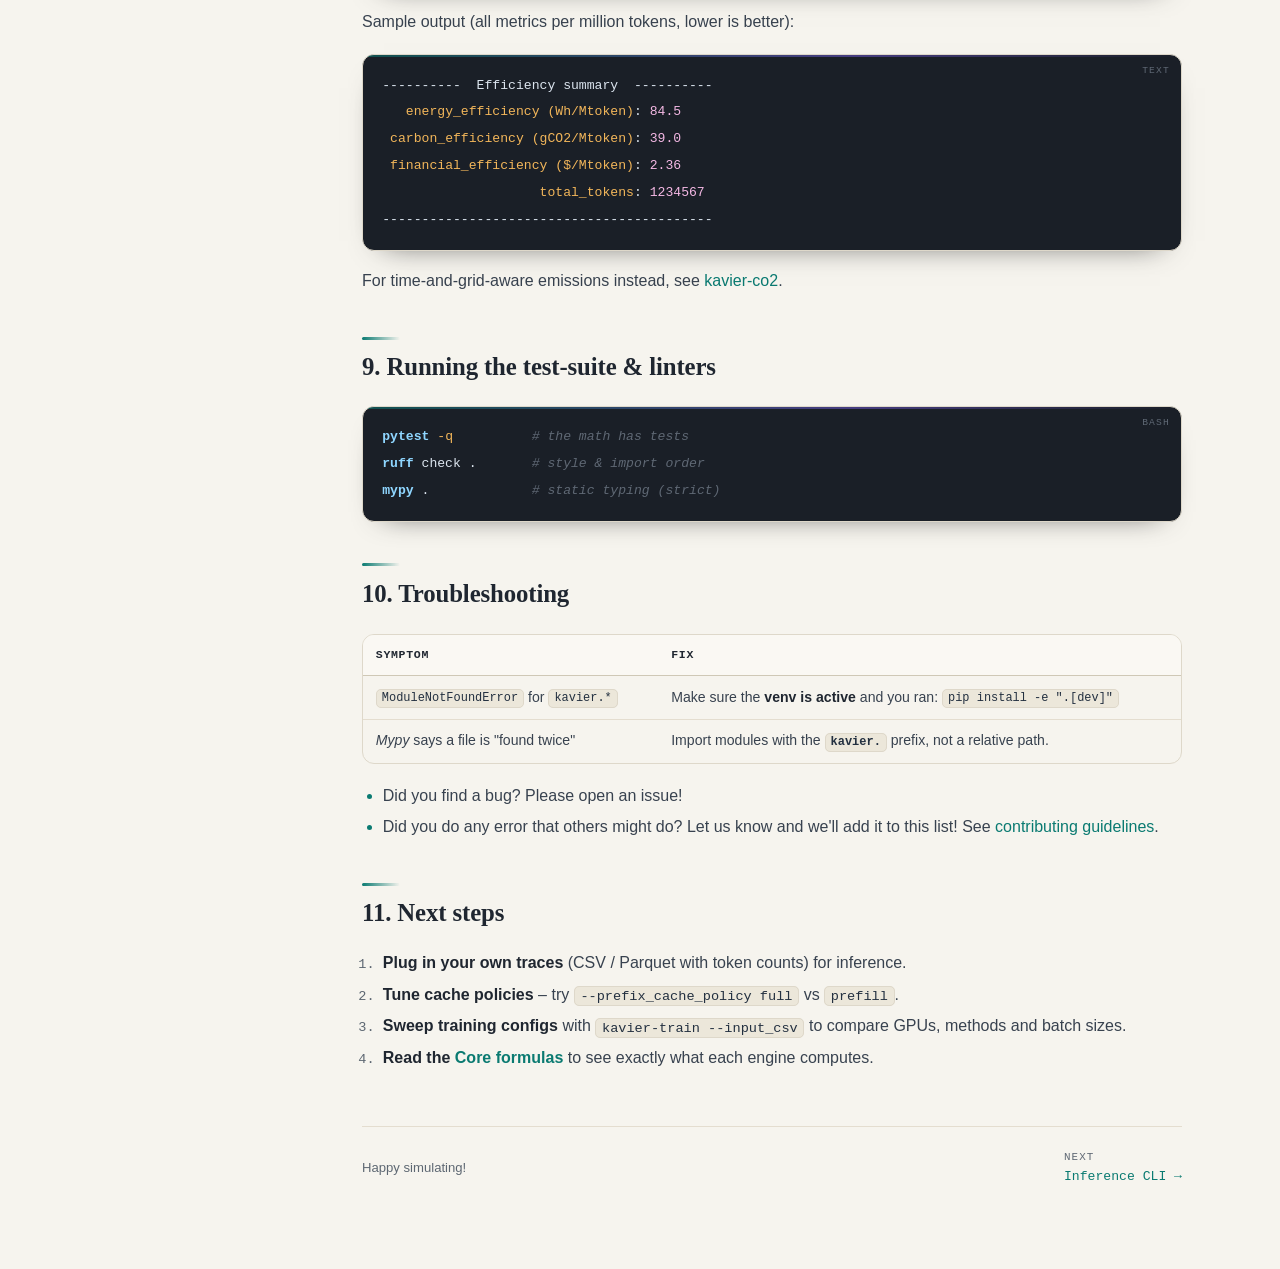
<file: docs/getting-started.html>
<!DOCTYPE html>
<html lang="en">
<head>
<meta charset="utf-8">
<meta name="viewport" content="width=device-width, initial-scale=1">
<title>Getting started — Kavier</title>
<link rel="stylesheet" href="style.css">
</head>
<body>
<div class="layout">

  <aside class="sidebar">
    <a class="brand nav-noline" href="index.html">
      <span class="mark">Kavier<span class="dot">.</span></span>
      <span class="ver">docs</span>
    </a>
    <nav class="nav">
      <div class="nav-group-label">Start here</div>
      <a href="index.html"><span class="ix">00</span> Overview</a>
      <a class="active" href="getting-started.html"><span class="ix">01</span> Getting started</a>
      <div class="nav-group"><div class="nav-group-label">Command line</div></div>
      <a href="cli-performance.html"><span class="ix">02</span> Inference</a>
      <a href="cli-training.html"><span class="ix">03</span> Training</a>
      <a href="cli-efficiency.html"><span class="ix">04</span> Efficiency</a>
      <a href="cli-co2.html"><span class="ix">05</span> CO<sub>2</sub></a>
      <div class="nav-group"><div class="nav-group-label">Reference</div></div>
      <a href="formulas.html"><span class="ix">06</span> Core formulas</a>
      <a href="contributing.html"><span class="ix">07</span> Contributing</a>
    </nav>
    <div class="sidebar-foot">
      MIT licensed.<br>
      <a href="../LICENSE.txt">LICENSE.txt</a> &middot;
      <a href="https://opendc.org/">OpenDC</a>
    </div>
  </aside>

  <main class="content">
  <div class="page">

    <div class="topbar">
      <div class="crumbs"><a href="index.html">docs</a><span class="sep">/</span><span class="here">getting started</span></div>
      <span class="pill">~10 minutes</span>
    </div>

    <header class="hero">
      <div class="eyebrow">Tutorial · 01</div>
      <h1>Getting started</h1>
      <p class="lede">In this mini-tutorial, we will show how to get started with Kavier in under 10 minutes.</p>
    </header>

    <h2 id="prereqs">1. Pre-requisites</h2>
    <ol>
      <li>Python &gt;= <strong>3.11</strong> (required by <code>pyproject.toml</code>)</li>
      <li>pip &gt;= 23 &amp; virtualenv / venv</li>
    </ol>
    <div class="callout amber">
      <span class="tag">Tip for Apple Silicon</span>
      <p><code>brew install python@3.11</code></p>
    </div>

    <h2 id="venv">2. Clone &amp; create a virtual environment</h2>
<pre data-lang="bash"><code><span class="t-cmd">git</span> clone https://github.com/&lt;you&gt;/kavier.git
<span class="t-cmd">cd</span> kavier

<span class="t-cmd">python</span> <span class="t-flag">-m</span> venv .venv
<span class="t-cmd">source</span> .venv/bin/activate   <span class="t-cmt"># Windows: .venv\Scripts\activate</span>
<span class="t-cmd">python</span> <span class="t-flag">-m</span> pip install <span class="t-flag">-U</span> pip</code></pre>

    <h2 id="install">3. Install Kavier</h2>
<pre data-lang="bash"><code><span class="t-cmd">pip</span> install <span class="t-flag">-e</span> <span class="t-str">".[dev]"</span></code></pre>
    <p>This resolves runtime deps (pandas, pyarrow, numpy, …), registers editable packages so edits in <code>src/</code> apply instantly, and installs the CLI entry points:</p>
    <ul>
      <li><code>kavier-perf</code> — inference simulation</li>
      <li><code>kavier-train</code> — fine-tuning (training) prediction</li>
      <li><code>kavier-energy</code> — efficiency per million tokens (alias: <code>kavier-eff</code>)</li>
      <li><code>kavier-co2</code> — emissions against a carbon trace</li>
    </ul>

    <h2 id="first-run">4. Run your first simulation</h2>

    <h4>4.1 The bundled trace</h4>
    <p>A tiny inference trace ships at <code>src/kavier_inference/data/input/input_example.csv</code>. Or bring your own — the columns are:</p>
    <ul>
      <li>[REQUIRED] <code>num_input_tokens</code> — input tokens in the request</li>
      <li>[REQUIRED] <code>num_output_tokens</code> — output tokens in the response</li>
      <li>[OPTIONAL] <code>session_id</code> — session id (used by <code>--cache_scope session</code>)</li>
      <li>[OPTIONAL] <code>input_tokens</code> / <code>output_tokens</code> — actual token-id lists</li>
    </ul>

    <h4>4.2 Your first simulation</h4>
<pre data-lang="bash"><code><span class="t-cmd">kavier-perf</span> <span class="t-flag">--trace</span> <span class="t-str">src/kavier_inference/data/input/input_example.csv</span></code></pre>

    <h4>4.3 Your first output</h4>
    <p>A timestamped folder appears under <code>--output_folder</code> with two Parquet files, plus an OpenDC-compatible export; a readable summary prints to your terminal.</p>
    <ul>
      <li><code>tasks.parquet</code> — one row per request (latency, <code>total_tokens</code>, …)</li>
      <li><code>fragments.parquet</code> — GPU-utilisation snapshots</li>
      <li>a <strong>SIMULATION SUMMARY</strong> table on <strong>stdout</strong> (prefill/decode time, p95 latency, cache hit ratio)</li>
    </ul>
    <div class="callout">
      <span class="tag">Milestone</span>
      <p>Congrats — you just ran your first Kavier inference simulation!</p>
    </div>

    <h2 id="typical">5. A typical inference run</h2>
<pre data-lang="bash"><code><span class="t-cmd">kavier-perf</span> \
  <span class="t-flag">--llm</span>         Llama-3-8B \
  <span class="t-flag">--gpu</span>         A10 \
  <span class="t-flag">--trace</span>       <span class="t-str">src/kavier_inference/data/input/input_example.csv</span> \
  <span class="t-flag">--kv_cache</span>    on \
  <span class="t-flag">--export_rate</span> <span class="t-num">0.1</span> \
  <span class="t-flag">--flush_size</span>  <span class="t-num">1000</span></code></pre>
    <p>See the <a href="cli-performance.html">Inference CLI</a> for all flags.</p>

    <h2 id="train">6. Predicting a fine-tuning job</h2>
    <p>Training is a <strong>separate</strong> analytical model — no trace, just a config:</p>
<pre data-lang="bash"><code><span class="t-cmd">kavier-train</span> \
  <span class="t-flag">--model_name</span> mistral-7b-v0.1 <span class="t-flag">--method</span> lora \
  <span class="t-flag">--gpu_model</span> NVIDIA-A100-SXM4-80GB <span class="t-flag">--tokens_per_sample</span> <span class="t-num">1024</span> \
  <span class="t-flag">--batch_size</span> <span class="t-num">4</span> <span class="t-flag">--number_gpus</span> <span class="t-num">8</span> <span class="t-flag">--number_nodes</span> <span class="t-num">1</span></code></pre>
    <p>It prints a JSON object with tokens/sec, MFU and power. See the <a href="cli-training.html">Training CLI</a>.</p>

    <h2 id="opendc">7. OpenDC sustainability</h2>
    <p>Kavier integrates with the peer-reviewed <a href="https://opendc.org/">OpenDC</a> for sustainability. After an inference run, feed the exported workload through OpenDC (see its docs) to produce a <code>powerSource.parquet</code> — no manual conversion needed.</p>

    <h2 id="efficiency">8. Post-processing: efficiency metrics</h2>
    <p>With a <code>tasks.parquet</code> (from Kavier) and a <code>powerSource.parquet</code> (from OpenDC):</p>
<pre data-lang="bash"><code><span class="t-cmd">kavier-energy</span> \
  <span class="t-flag">--kavier</span> <span class="t-str">src/data/output/&lt;TIMESTAMP&gt;/tasks.parquet</span> \
  <span class="t-flag">--opendc</span> <span class="t-str">/path/to/powerSource.parquet</span> \
  <span class="t-flag">--price</span>  <span class="t-num">10</span>            <span class="t-cmt"># optional GPU-hour price → enables the $ metric</span></code></pre>
    <p>Sample output (all metrics per million tokens, lower is better):</p>
<pre data-lang="text"><code>----------  Efficiency summary  ----------
   <span class="t-key">energy_efficiency (Wh/Mtoken)</span>: <span class="t-num">84.5</span>
 <span class="t-key">carbon_efficiency (gCO2/Mtoken)</span>: <span class="t-num">39.0</span>
 <span class="t-key">financial_efficiency ($/Mtoken)</span>: <span class="t-num">2.36</span>
                    <span class="t-key">total_tokens</span>: <span class="t-num">1234567</span>
------------------------------------------</code></pre>
    <p>For time-and-grid-aware emissions instead, see <a href="cli-co2.html">kavier-co2</a>.</p>

    <h2 id="tests">9. Running the test-suite &amp; linters</h2>
<pre data-lang="bash"><code><span class="t-cmd">pytest</span> <span class="t-flag">-q</span>          <span class="t-cmt"># the math has tests</span>
<span class="t-cmd">ruff</span> check .       <span class="t-cmt"># style &amp; import order</span>
<span class="t-cmd">mypy</span> .             <span class="t-cmt"># static typing (strict)</span></code></pre>

    <h2 id="troubleshooting">10. Troubleshooting</h2>
    <div class="table-wrap">
    <table>
      <thead><tr><th>Symptom</th><th>Fix</th></tr></thead>
      <tbody>
        <tr><td><code>ModuleNotFoundError</code> for <code>kavier.*</code></td><td>Make sure the <strong>venv is active</strong> and you ran: <code>pip install -e ".[dev]"</code></td></tr>
        <tr><td><em>Mypy</em> says a file is "found twice"</td><td>Import modules with the <strong><code>kavier.</code></strong> prefix, not a relative path.</td></tr>
      </tbody>
    </table>
    </div>
    <ul>
      <li>Did you find a bug? Please open an issue!</li>
      <li>Did you do any error that others might do? Let us know and we'll add it to this list! See <a href="contributing.html">contributing guidelines</a>.</li>
    </ul>

    <h2 id="next">11. Next steps</h2>
    <ol>
      <li><strong>Plug in your own traces</strong> (CSV / Parquet with token counts) for inference.</li>
      <li><strong>Tune cache policies</strong> &ndash; try <code>--prefix_cache_policy full</code> vs <code>prefill</code>.</li>
      <li><strong>Sweep training configs</strong> with <code>kavier-train --input_csv</code> to compare GPUs, methods and batch sizes.</li>
      <li><strong>Read the <a href="formulas.html">Core formulas</a></strong> to see exactly what each engine computes.</li>
    </ol>

    <div class="page-foot">
      <span>Happy simulating!</span>
      <a class="next-link nav-noline" href="cli-performance.html">
        <span class="lbl">Next</span>Inference CLI →
      </a>
    </div>

  </div>
  </main>

</div>
</body>
</html>
</file>
<file: docs/style.css>
/* ============================================================
   Kavier documentation — shared stylesheet
   Aesthetic: scientific instrument / telemetry.
   Editorial serif display + clean body + true monospace.
   Dark-first, light via prefers-color-scheme. No external assets.
   ============================================================ */

:root {
  /* palette — dark (default) */
  --bg:        #0c0f14;
  --bg-2:      #11151c;
  --panel:     #141a22;
  --panel-2:   #1a212b;
  --border:    #273140;
  --border-2:  #344253;
  --fg:        #e6edf3;
  --fg-soft:   #b9c4d0;
  --muted:     #8593a3;
  --faint:     #768599;   /* lifted for AA on dark panels */

  --accent:    #3fd4c7;   /* telemetry teal      */
  --accent-2:  #6fe3d8;
  --amber:     #f2b65a;   /* warm secondary      */
  --violet:    #9d8bf0;   /* tertiary / links alt */
  --rule:      #1f2733;

  --code-bg:   #0a0d12;
  --code-fg:   #d7e2ec;
  --kbd-bg:    #1c242e;
  --kbd-fg:    var(--code-fg);  /* inline-code fg, scheme-aware */

  /* accents used on always-dark surfaces (code-bg, accent button) —
     stay bright in both schemes so contrast holds */
  --accent-on-dark: var(--accent);
  --amber-on-dark:  var(--amber);
  --ink-on-accent:  #06231f;     /* dark text sitting on a teal fill */

  --glow:      rgba(63, 212, 199, 0.10);
  --glow-amber: rgba(242, 182, 90, 0.08);

  --font-display: "Iowan Old Style", "Palatino Linotype", Palatino, "Book Antiqua", Georgia, serif;
  --font-body: ui-sans-serif, "Helvetica Neue", Helvetica, "Segoe UI", Roboto, Arial, sans-serif;
  --font-mono: ui-monospace, "SF Mono", SFMono-Regular, "JetBrains Mono", Menlo, Consolas, "Liberation Mono", monospace;

  --sidebar-w: 264px;
  --maxw: 820px;
  --radius: 12px;
  --radius-sm: 7px;
}

@media (prefers-color-scheme: light) {
  :root {
    --bg:        #f6f4ee;
    --bg-2:      #efece3;
    --panel:     #ffffff;
    --panel-2:   #faf8f3;
    --border:    #ded8ca;
    --border-2:  #cfc8b6;
    --fg:        #1f2630;
    --fg-soft:   #38424f;
    --muted:     #5d6772;
    --faint:     #5f6874;   /* darkened for AA on light panels */

    --accent:    #0a7a71;   /* darkened teal: AA on light bg */
    --accent-2:  #0aa093;
    --amber:     #9a630f;   /* darkened amber: AA on light bg */
    --violet:    #6a55c9;
    --rule:      #e4ddcf;

    --code-bg:   #1a1f27;   /* keep code dark for contrast/pop */
    --code-fg:   #dce5ef;
    --kbd-bg:    #ece7da;
    --kbd-fg:    #233040;   /* dark ink on light inline-code bg */

    /* code-bg stays dark in light mode too, so keep bright accents there */
    --accent-on-dark: #3fd4c7;
    --amber-on-dark:  #f2b65a;
    --ink-on-accent:  #ffffff;  /* white reads better than dark on light teal fill */

    --glow:      rgba(12, 143, 132, 0.08);
    --glow-amber: rgba(182, 120, 26, 0.06);
  }
}

* { box-sizing: border-box; }

html { scroll-behavior: smooth; }

body {
  margin: 0;
  color: var(--fg);
  background-color: var(--bg);
  font-family: var(--font-body);
  font-size: 16px;
  line-height: 1.68;
  -webkit-font-smoothing: antialiased;
  text-rendering: optimizeLegibility;
  /* layered atmosphere: faint grid + radial glows */
  background-image:
    radial-gradient(900px 500px at 78% -8%, var(--glow), transparent 70%),
    radial-gradient(700px 460px at -6% 108%, var(--glow-amber), transparent 70%),
    linear-gradient(transparent 0, transparent calc(100% - 1px), var(--rule) 100%),
    linear-gradient(90deg, transparent 0, transparent calc(100% - 1px), var(--rule) 100%);
  background-size: auto, auto, 100% 56px, 56px 100%;
  background-attachment: fixed, fixed, fixed, fixed;
}

/* ---------- layout shell ---------- */
.layout {
  display: grid;
  grid-template-columns: var(--sidebar-w) minmax(0, 1fr);
  min-height: 100vh;
}

/* ---------- sidebar ---------- */
.sidebar {
  position: sticky;
  top: 0;
  align-self: start;
  height: 100vh;
  overflow-y: auto;
  padding: 1.6rem 1.1rem 2rem;
  background: linear-gradient(180deg, var(--bg-2), var(--bg));
  border-right: 1px solid var(--border);
}

.brand {
  display: flex;
  align-items: baseline;
  gap: .55rem;
  text-decoration: none;
  padding: .2rem .4rem 1.1rem;
  border-bottom: 1px solid var(--rule);
  margin-bottom: 1rem;
}
.brand .mark {
  font-family: var(--font-display);
  font-size: 1.7rem;
  font-weight: 700;
  letter-spacing: .01em;
  color: var(--fg);
  line-height: 1;
}
.brand .mark .dot { color: var(--accent); }
.brand .ver {
  font-family: var(--font-mono);
  font-size: .66rem;
  letter-spacing: .12em;
  text-transform: uppercase;
  color: var(--muted);
  padding: .12rem .4rem;
  border: 1px solid var(--border);
  border-radius: 999px;
}

.nav-group { margin: 1.15rem 0 .35rem; }
.nav-group-label {
  font-family: var(--font-mono);
  font-size: .65rem;
  letter-spacing: .16em;
  text-transform: uppercase;
  color: var(--faint);
  padding: 0 .5rem .35rem;
}
.nav a {
  display: flex;
  align-items: center;
  gap: .55rem;
  text-decoration: none;
  color: var(--fg-soft);
  font-size: .9rem;
  padding: .42rem .55rem;
  border-radius: var(--radius-sm);
  border: 1px solid transparent;
  transition: background .15s, color .15s, border-color .15s;
}
.nav a .ix {
  font-family: var(--font-mono);
  font-size: .7rem;
  color: var(--faint);
  min-width: 1.3rem;
}
.nav a:hover {
  color: var(--fg);
  background: var(--panel);
  border-color: var(--border);
}
.nav a.active {
  color: var(--accent);
  background: var(--panel-2);
  border-color: var(--border-2);
}
.nav a.active .ix { color: var(--accent); }

.sidebar-foot {
  margin-top: 1.6rem;
  padding-top: 1rem;
  border-top: 1px solid var(--rule);
  font-size: .76rem;
  color: var(--muted);
  line-height: 1.5;
}
.sidebar-foot a { color: var(--muted); text-decoration: none; border-bottom: 1px dotted var(--border-2); }
.sidebar-foot a:hover { color: var(--accent); }

/* ---------- content column ---------- */
.content { min-width: 0; padding: 0 2.4rem 5rem; }
.page { max-width: var(--maxw); margin: 0 auto; }

/* top strip with breadcrumb */
.topbar {
  display: flex;
  align-items: center;
  justify-content: space-between;
  gap: 1rem;
  padding: 1.4rem 0 1.2rem;
  margin-bottom: 1.4rem;
  border-bottom: 1px solid var(--rule);
}
.crumbs {
  font-family: var(--font-mono);
  font-size: .74rem;
  letter-spacing: .04em;
  color: var(--muted);
}
.crumbs a { color: var(--muted); text-decoration: none; }
.crumbs a:hover { color: var(--accent); }
.crumbs .sep { color: var(--faint); margin: 0 .4rem; }
.crumbs .here { color: var(--fg-soft); }

.topbar .pill {
  font-family: var(--font-mono);
  font-size: .68rem;
  letter-spacing: .1em;
  text-transform: uppercase;
  color: var(--accent);
  padding: .2rem .6rem;
  border: 1px solid var(--border-2);
  border-radius: 999px;
  white-space: nowrap;
}

/* ---------- typography ---------- */
h1, h2, h3, h4 { font-family: var(--font-display); color: var(--fg); font-weight: 700; }
h1 {
  font-size: clamp(2.1rem, 4.4vw, 2.9rem);
  line-height: 1.08;
  letter-spacing: -.01em;
  margin: .2rem 0 .5rem;
}
h2 {
  font-size: 1.55rem;
  margin: 2.8rem 0 .9rem;
  padding-top: .4rem;
  letter-spacing: -.005em;
  position: relative;
}
h2::before {
  content: "";
  position: absolute;
  top: -.2rem; left: 0;
  width: 38px; height: 3px;
  background: linear-gradient(90deg, var(--accent), transparent);
  border-radius: 2px;
}
h3 { font-size: 1.2rem; margin: 1.9rem 0 .55rem; }
h4 {
  font-family: var(--font-mono);
  font-size: .82rem;
  font-weight: 600;
  letter-spacing: .06em;
  text-transform: uppercase;
  color: var(--accent);
  margin: 1.5rem 0 .55rem;
}

p { color: var(--fg-soft); margin: .85rem 0; }
.lede {
  font-family: var(--font-display);
  font-size: clamp(1.12rem, 2.4vw, 1.36rem);
  line-height: 1.5;
  color: var(--fg);
  margin: .4rem 0 1.4rem;
  font-style: italic;
}

a { color: var(--accent); text-decoration: none; }
a:not(.nav-noline):hover { text-decoration: underline; text-underline-offset: 3px; }

ul, ol { color: var(--fg-soft); padding-left: 1.3rem; }
li { margin: .3rem 0; }
li::marker { color: var(--accent); }
ol li::marker { color: var(--muted); font-family: var(--font-mono); font-size: .85em; }

strong { color: var(--fg); font-weight: 650; }
em { color: var(--fg-soft); }

hr { border: none; border-top: 1px solid var(--rule); margin: 2.8rem 0; }

/* ---------- code ---------- */
code {
  font-family: var(--font-mono);
  font-size: .85em;
  background: var(--kbd-bg);
  color: var(--kbd-fg);
  padding: .12em .42em;
  border-radius: 5px;
  border: 1px solid var(--border);
}
pre {
  position: relative;
  background: var(--code-bg);
  border: 1px solid var(--border);
  border-radius: var(--radius);
  padding: 1.05rem 1.2rem;
  overflow-x: auto;
  margin: 1.1rem 0;
  box-shadow: 0 12px 30px -22px rgba(0,0,0,.8);
}
pre::before {
  content: "";
  position: absolute;
  top: 0; left: 0; right: 0;
  height: 2px;
  background: linear-gradient(90deg, var(--accent), var(--violet) 60%, transparent);
  border-radius: var(--radius) var(--radius) 0 0;
  opacity: .55;
}
pre code {
  background: none;
  border: none;
  padding: 0;
  font-size: .82rem;
  line-height: 1.6;
  color: var(--code-fg);
}

/* a small language tag, top-right of a code block */
pre[data-lang]::after {
  content: attr(data-lang);
  position: absolute;
  top: .5rem; right: .7rem;
  font-family: var(--font-mono);
  font-size: .6rem;
  letter-spacing: .12em;
  text-transform: uppercase;
  color: var(--faint);
  pointer-events: none;
}

/* ---------- syntax highlighting (self-contained, no external assets) ----------
   Tokens are hand-tagged with <span class="t-*"> in the HTML. Colours sit on the
   always-dark --code-bg, so they use the on-dark accents and stay legible in both
   light and dark schemes. */
.t-cmd  { color: #8fd6ff; font-weight: 600; }              /* executable / command  */
.t-flag { color: var(--amber-on-dark); }                   /* --flags               */
.t-str  { color: #a6e3a1; }                                /* "strings", paths      */
.t-num  { color: #f4b8e4; }                                /* numbers               */
.t-cmt  { color: var(--faint); font-style: italic; }       /* # comments            */
.t-kw   { color: var(--violet); }                          /* python keywords       */
.t-fn   { color: #8fd6ff; }                                /* function / call       */
.t-var  { color: var(--code-fg); }                         /* plain identifiers     */
.t-op   { color: var(--accent-on-dark); }                  /* operators / pipes     */
.t-key  { color: var(--amber-on-dark); }                   /* JSON / output keys    */
.t-path { color: #a6e3a1; }                                /* file paths            */
.t-tree { color: var(--faint); }                           /* dir-tree glyphs       */

/* ---------- tables ---------- */
.table-wrap { overflow-x: auto; margin: 1.2rem 0; border: 1px solid var(--border); border-radius: var(--radius); }
table { border-collapse: collapse; width: 100%; font-size: .88rem; }
thead th {
  background: var(--panel-2);
  color: var(--fg);
  font-family: var(--font-mono);
  font-size: .72rem;
  letter-spacing: .06em;
  text-transform: uppercase;
  text-align: left;
  padding: .65rem .8rem;
  border-bottom: 1px solid var(--border-2);
}
tbody td {
  padding: .6rem .8rem;
  border-bottom: 1px solid var(--rule);
  vertical-align: top;
  color: var(--fg-soft);
}
tbody tr:last-child td { border-bottom: none; }
tbody tr:hover td { background: var(--panel); }
td code { white-space: nowrap; }

/* ---------- callouts / blockquote ---------- */
blockquote, .callout {
  margin: 1.2rem 0;
  padding: .85rem 1.1rem;
  background: var(--panel);
  border: 1px solid var(--border);
  border-left: 3px solid var(--accent);
  border-radius: 0 var(--radius-sm) var(--radius-sm) 0;
  color: var(--fg-soft);
}
blockquote p, .callout p { margin: .25rem 0; }
.callout.amber { border-left-color: var(--amber); }
.callout .tag {
  font-family: var(--font-mono);
  font-size: .7rem;
  letter-spacing: .08em;
  text-transform: uppercase;
  color: var(--accent);
  display: block;
  margin-bottom: .15rem;
}
.callout.amber .tag { color: var(--amber); }

/* ---------- landing hero ---------- */
.hero {
  padding: 1.2rem 0 .6rem;
}
.eyebrow {
  font-family: var(--font-mono);
  font-size: .72rem;
  letter-spacing: .22em;
  text-transform: uppercase;
  color: var(--accent);
  margin-bottom: .9rem;
}
.hero h1 .accent { color: var(--accent); }

.cta-row { display: flex; flex-wrap: wrap; gap: .7rem; margin: 1.6rem 0 .5rem; }
.btn {
  display: inline-flex;
  align-items: center;
  gap: .5rem;
  font-family: var(--font-mono);
  font-size: .82rem;
  letter-spacing: .02em;
  padding: .6rem 1.05rem;
  border-radius: var(--radius-sm);
  text-decoration: none;
  border: 1px solid var(--border-2);
  transition: transform .12s, border-color .15s, background .15s;
}
.btn:hover { transform: translateY(-1px); text-decoration: none; }
.btn.primary { background: var(--accent); color: var(--ink-on-accent); border-color: var(--accent); font-weight: 600; }
.btn.primary:hover { background: var(--accent-2); }
.btn.ghost { color: var(--fg); background: var(--panel); }
.btn.ghost:hover { border-color: var(--accent); color: var(--accent); }

/* ---------- feature / cli cards ---------- */
.cards { display: grid; gap: 1rem; grid-template-columns: repeat(auto-fit, minmax(220px, 1fr)); margin: 1.4rem 0; }
.card {
  display: block;
  text-decoration: none;
  background: linear-gradient(160deg, var(--panel), var(--bg-2));
  border: 1px solid var(--border);
  border-radius: var(--radius);
  padding: 1.15rem 1.2rem 1.25rem;
  transition: transform .14s, border-color .15s, box-shadow .2s;
}
.card:hover {
  transform: translateY(-3px);
  border-color: var(--border-2);
  box-shadow: 0 18px 40px -28px rgba(0,0,0,.85);
  text-decoration: none;
}
.card .cmd {
  font-family: var(--font-mono);
  font-size: .8rem;
  color: var(--accent-on-dark);
  margin-bottom: .55rem;
  display: inline-block;
  padding: .15rem .5rem;
  border: 1px solid var(--border);
  border-radius: 6px;
  background: var(--code-bg);
}
.card h3 { font-size: 1.08rem; margin: .1rem 0 .35rem; }
.card p { font-size: .88rem; margin: .25rem 0 0; color: var(--muted); }
.card .go { font-family: var(--font-mono); font-size: .76rem; color: var(--accent); margin-top: .8rem; display: inline-block; }

/* small stat strip */
.stats { display: grid; grid-template-columns: repeat(auto-fit, minmax(150px,1fr)); gap: 1px; background: var(--border); border: 1px solid var(--border); border-radius: var(--radius); overflow: hidden; margin: 1.6rem 0; }
.stat { background: var(--panel); padding: 1rem 1.1rem; }
.stat .k { font-family: var(--font-display); font-size: 1.4rem; color: var(--fg); display: block; }
.stat .k .u { font-family: var(--font-mono); font-size: .7rem; color: var(--accent); }
.stat .l { font-size: .76rem; color: var(--muted); margin-top: .15rem; }

/* ---------- architecture diagram (pure CSS/HTML) ---------- */
.arch {
  margin: 1.6rem 0 1rem;
  padding: 1.4rem 1.2rem;
  background:
    radial-gradient(600px 240px at 50% 0%, var(--glow), transparent 70%),
    var(--bg-2);
  border: 1px solid var(--border);
  border-radius: var(--radius);
}
.arch-row { display: flex; align-items: stretch; justify-content: center; gap: .6rem; flex-wrap: wrap; }
.node {
  flex: 1 1 0;
  min-width: 120px;
  text-align: center;
  padding: .7rem .6rem;
  border-radius: var(--radius-sm);
  border: 1px solid var(--border-2);
  background: var(--panel);
  font-size: .82rem;
  color: var(--fg-soft);
  display: flex; flex-direction: column; justify-content: center; gap: .15rem;
}
.node b { color: var(--fg); font-family: var(--font-display); font-size: .98rem; }
.node .sub { font-family: var(--font-mono); font-size: .66rem; color: var(--muted); letter-spacing: .02em; }
.node.accent { border-color: var(--accent); box-shadow: inset 0 0 0 1px var(--glow); }
.node.accent b { color: var(--accent); }
.node.amber { border-color: var(--amber); }
.node.amber b { color: var(--amber); }
.arch-flow { text-align: center; color: var(--faint); font-family: var(--font-mono); font-size: 1.1rem; padding: .15rem 0; line-height: 1; }
.arch-note { font-size: .78rem; color: var(--muted); text-align: center; margin-top: .9rem; }
.arch-note code { font-size: .9em; }

/* ---------- formula blocks ---------- */
.formula {
  margin: 1rem 0 1.4rem;
  border: 1px solid var(--border);
  border-radius: var(--radius);
  background: var(--panel);
  overflow: hidden;
}
.formula .head {
  display: flex; align-items: baseline; gap: .6rem;
  padding: .7rem 1rem;
  background: var(--panel-2);
  border-bottom: 1px solid var(--border);
}
.formula .num {
  font-family: var(--font-mono);
  font-size: .72rem;
  color: var(--ink-on-accent);
  background: var(--accent);
  padding: .1rem .45rem;
  border-radius: 5px;
  font-weight: 600;
}
.formula .name { font-family: var(--font-display); font-size: 1.04rem; color: var(--fg); }
.formula .body { padding: .9rem 1rem 1rem; }
.eq {
  font-family: var(--font-mono);
  font-size: .92rem;
  color: var(--code-fg);
  background: var(--code-bg);
  border: 1px solid var(--border);
  border-radius: var(--radius-sm);
  padding: .8rem 1rem;
  overflow-x: auto;
  display: block;
  line-height: 1.7;
}
.eq .op { color: var(--accent-on-dark); }
.eq .var { color: var(--amber-on-dark); }
.formula .meta { font-size: .85rem; color: var(--muted); margin: .7rem 0 0; }
.formula .meta a { color: var(--violet); }
.formula ul { margin: .55rem 0 0; font-size: .88rem; }

/* page footer */
.page-foot {
  margin-top: 3.4rem;
  padding-top: 1.3rem;
  border-top: 1px solid var(--rule);
  display: flex; justify-content: space-between; align-items: center;
  flex-wrap: wrap; gap: 1rem;
  font-size: .82rem;
  color: var(--muted);
}
.page-foot a { color: var(--accent); }
.next-link {
  font-family: var(--font-mono);
  font-size: .82rem;
}
.next-link .lbl { color: var(--faint); display: block; font-size: .68rem; letter-spacing: .1em; text-transform: uppercase; }

/* ---------- mobile ---------- */
.menu-toggle { display: none; }
@media (max-width: 880px) {
  .layout { grid-template-columns: 1fr; }
  .sidebar {
    position: static;
    height: auto;
    border-right: none;
    border-bottom: 1px solid var(--border);
  }
  .content { padding: 0 1.2rem 4rem; }
  .nav { display: grid; grid-template-columns: repeat(2, 1fr); gap: .25rem; }
  .nav-group-label { grid-column: 1 / -1; }
  .sidebar-foot { display: none; }
}
</file>
